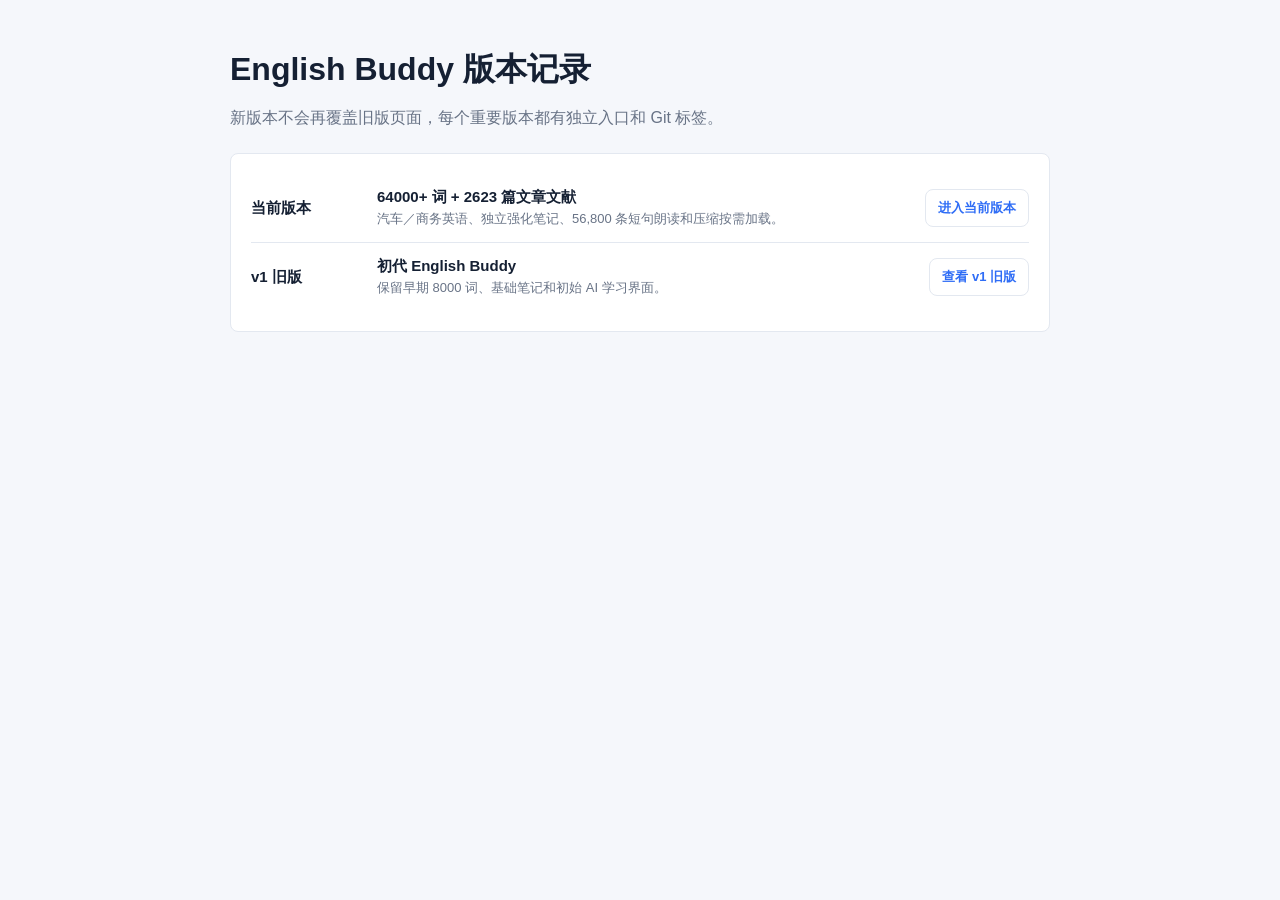
<file: versions/index.html>
<!doctype html>
<html lang="zh-CN">
  <head>
    <meta charset="UTF-8" />
    <meta name="viewport" content="width=device-width, initial-scale=1.0" />
    <title>English Buddy 版本记录</title>
    <style>
      :root {
        color-scheme: light;
        --bg: #f5f7fb;
        --surface: #ffffff;
        --ink: #152033;
        --muted: #687386;
        --line: #e3e8f0;
        --accent: #2f6df6;
      }
      * { box-sizing: border-box; }
      body {
        margin: 0;
        background: var(--bg);
        color: var(--ink);
        font-family: -apple-system, BlinkMacSystemFont, "PingFang SC", sans-serif;
      }
      main {
        width: min(820px, calc(100% - 32px));
        margin: 48px auto;
      }
      h1 { margin-bottom: 8px; font-size: 32px; }
      .subtitle { color: var(--muted); margin-bottom: 24px; }
      .panel {
        padding: 20px;
        border: 1px solid var(--line);
        border-radius: 8px;
        background: var(--surface);
      }
      .version {
        display: grid;
        grid-template-columns: 110px minmax(0, 1fr) auto;
        align-items: center;
        gap: 16px;
        padding: 14px 0;
        border-bottom: 1px solid var(--line);
      }
      .version:last-child { border-bottom: 0; }
      .version strong { font-size: 15px; }
      .version p { margin: 3px 0 0; color: var(--muted); font-size: 13px; }
      a {
        display: inline-flex;
        min-height: 38px;
        align-items: center;
        padding: 7px 12px;
        border: 1px solid var(--line);
        border-radius: 8px;
        color: var(--accent);
        font-size: 13px;
        font-weight: 700;
        text-decoration: none;
      }
      a:hover { background: #eef4ff; }
      @media (max-width: 600px) {
        main { margin: 28px auto; }
        .version { grid-template-columns: 1fr; gap: 8px; }
        .version a { width: 100%; justify-content: center; }
      }
    </style>
  </head>
  <body>
    <main>
      <h1>English Buddy 版本记录</h1>
      <p class="subtitle">新版本不会再覆盖旧版页面，每个重要版本都有独立入口和 Git 标签。</p>
      <section class="panel">
        <div class="version">
          <strong>当前版本</strong>
          <div>
            <strong>64000+ 词 + 2623 篇文章文献</strong>
            <p>汽车／商务英语、独立强化笔记、56,800 条短句朗读和压缩按需加载。</p>
          </div>
          <a href="./">进入当前版本</a>
        </div>
        <div class="version">
          <strong>v1 旧版</strong>
          <div>
            <strong>初代 English Buddy</strong>
            <p>保留早期 8000 词、基础笔记和初始 AI 学习界面。</p>
          </div>
          <a href="./versions/v1/">查看 v1 旧版</a>
        </div>
      </section>
    </main>
  </body>
</html>
</file>
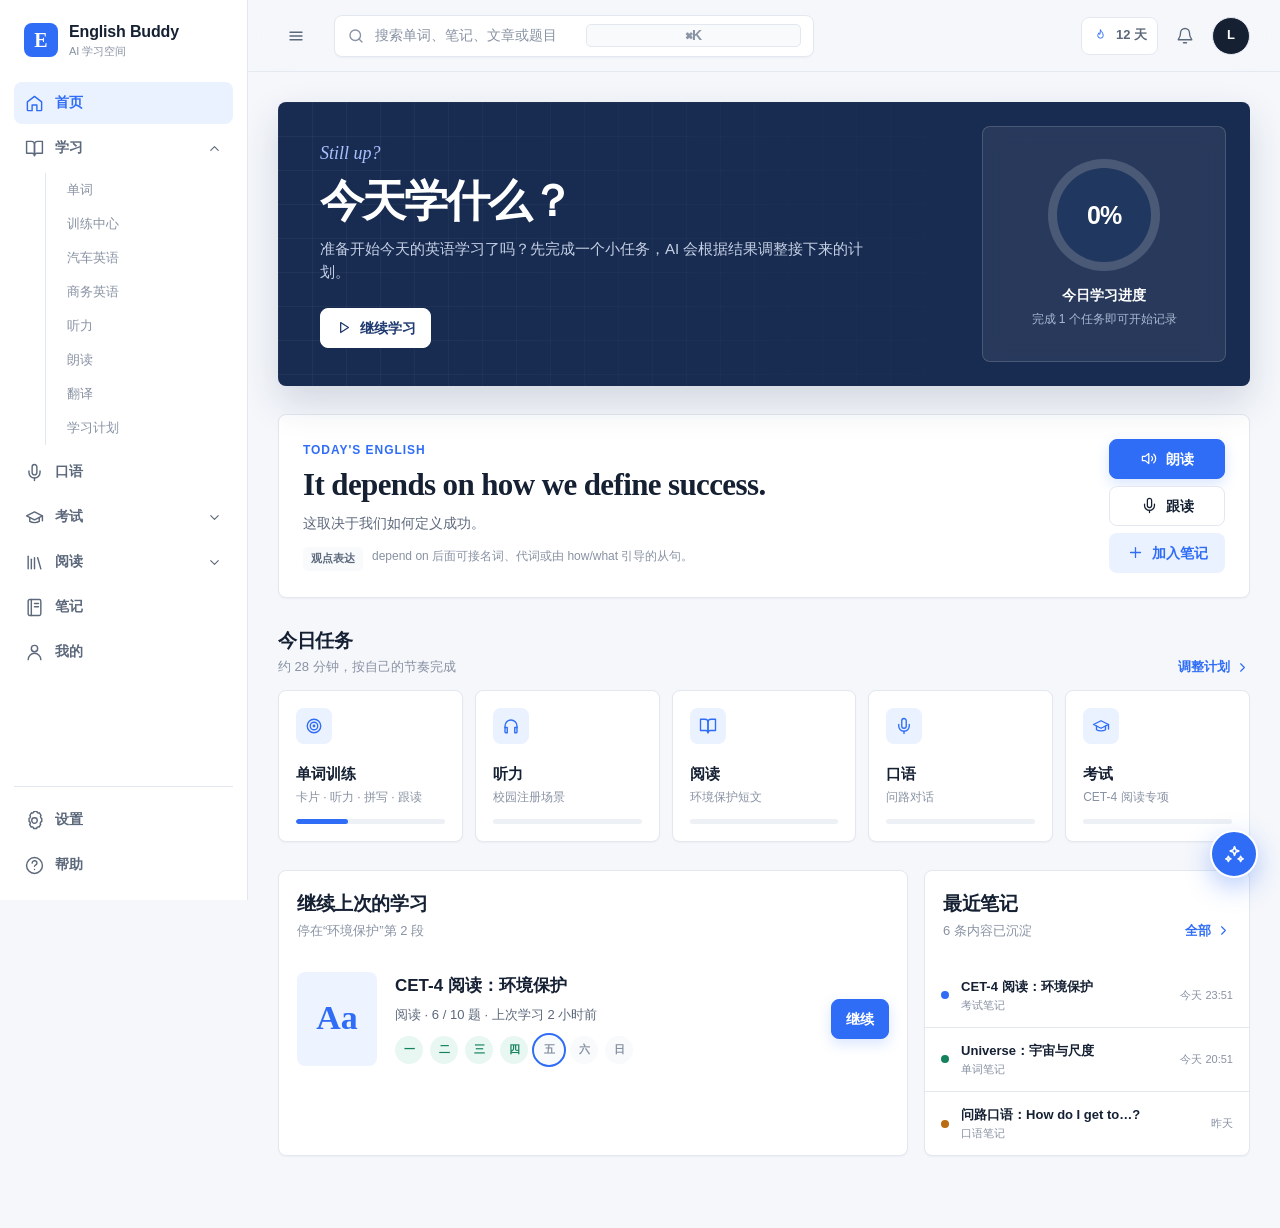
<file: yywz/index.html>
<!doctype html>
<html lang="zh-CN">
  <head>
    <meta charset="UTF-8" />
    <meta name="viewport" content="width=device-width, initial-scale=1.0" />
    <meta
      name="description"
      content="English Buddy - 将单词、阅读、口语、考试与英语笔记连接起来的一站式 AI 学习空间。"
    />
    <meta name="theme-color" content="#f5f7fb" />
    <meta name="app-base" content="" />
    <title>English Buddy - AI 英语学习空间</title>
    <link rel="stylesheet" href="/assets/css/styles.css" />
  </head>
  <body>
    <div id="app"></div>
    <div id="portal-root"></div>
    <div id="toast-root" class="toast-root" aria-live="polite"></div>
    <script src="/assets/js/data-loader.js"></script>
    <script src="/assets/js/app.js"></script>
  </body>
</html>
</file>
<file: assets/css/styles.css>
:root {
  color-scheme: light;
  --bg: #f5f7fb;
  --surface: #ffffff;
  --surface-muted: #f8fafc;
  --surface-blue: #eef4ff;
  --ink: #152033;
  --ink-muted: #5c687b;
  --ink-soft: #8892a3;
  --line: #e3e8f0;
  --line-strong: #d2d9e5;
  --accent: #2f6df6;
  --accent-strong: #2459d5;
  --accent-soft: #eaf1ff;
  --success: #14825c;
  --success-soft: #e8f7f1;
  --warning: #b96c12;
  --warning-soft: #fff5e6;
  --danger: #c93f4a;
  --danger-soft: #fff0f1;
  --radius-sm: 6px;
  --radius: 8px;
  --shadow-sm: 0 1px 2px rgba(22, 34, 52, 0.04);
  --shadow: 0 8px 26px rgba(34, 49, 74, 0.08);
  --sidebar-width: 248px;
  --topbar-height: 72px;
  --font-sans: -apple-system, BlinkMacSystemFont, "Segoe UI", "PingFang SC",
    "Hiragino Sans GB", "Microsoft YaHei", sans-serif;
  --font-reading: "Iowan Old Style", "Palatino Linotype", "Book Antiqua",
    Georgia, "Times New Roman", serif;
}

* {
  box-sizing: border-box;
}

html {
  min-width: 320px;
  background: var(--bg);
  -webkit-text-size-adjust: 100%;
  scroll-behavior: smooth;
}

body {
  min-width: 320px;
  min-height: 100vh;
  margin: 0;
  overflow-x: hidden;
  background: var(--bg);
  color: var(--ink);
  font-family: var(--font-sans);
  font-size: 16px;
  line-height: 1.55;
}

body.modal-open {
  overflow: hidden;
}

button,
input,
textarea,
select {
  color: inherit;
  font: inherit;
}

button,
a {
  -webkit-tap-highlight-color: transparent;
}

button {
  border: 0;
  cursor: pointer;
}

a {
  color: inherit;
  text-decoration: none;
}

img,
svg {
  display: block;
}

p,
h1,
h2,
h3,
h4 {
  margin-top: 0;
}

.sr-only {
  position: absolute;
  width: 1px;
  height: 1px;
  padding: 0;
  margin: -1px;
  overflow: hidden;
  clip: rect(0, 0, 0, 0);
  white-space: nowrap;
  border: 0;
}

.icon {
  flex: 0 0 auto;
  width: 1em;
  height: 1em;
  stroke: currentColor;
  stroke-width: 1.8;
  stroke-linecap: round;
  stroke-linejoin: round;
  fill: none;
}

.app-shell {
  min-height: 100vh;
}

.sidebar {
  position: fixed;
  inset: 0 auto 0 0;
  z-index: 30;
  display: flex;
  width: var(--sidebar-width);
  flex-direction: column;
  padding: 18px 14px 14px;
  border-right: 1px solid var(--line);
  background: rgba(255, 255, 255, 0.94);
  backdrop-filter: blur(16px);
}

.brand {
  display: flex;
  align-items: center;
  gap: 11px;
  height: 44px;
  padding: 0 10px;
  border-radius: var(--radius);
}

.brand-mark {
  display: grid;
  width: 34px;
  height: 34px;
  flex: 0 0 auto;
  place-items: center;
  border-radius: var(--radius);
  background: var(--accent);
  color: white;
  font-family: var(--font-reading);
  font-size: 20px;
  font-weight: 800;
}

.brand-name {
  min-width: 0;
}

.brand-name strong {
  display: block;
  font-size: 16px;
  letter-spacing: -0.01em;
}

.brand-name span {
  display: block;
  margin-top: -2px;
  color: var(--ink-soft);
  font-size: 11px;
}

.sidebar-nav {
  display: flex;
  min-height: 0;
  flex: 1;
  flex-direction: column;
  gap: 3px;
  margin-top: 20px;
  overflow-y: auto;
  scrollbar-width: thin;
}

.nav-item,
.nav-toggle {
  display: flex;
  width: 100%;
  min-height: 42px;
  align-items: center;
  gap: 11px;
  padding: 9px 11px;
  border-radius: var(--radius);
  background: transparent;
  color: var(--ink-muted);
  font-size: 14px;
  font-weight: 650;
  text-align: left;
  transition: color 160ms ease, background 160ms ease;
}

.nav-item .icon,
.nav-toggle .icon:first-child {
  width: 19px;
  height: 19px;
}

.nav-item:hover,
.nav-toggle:hover {
  background: var(--surface-muted);
  color: var(--ink);
}

.nav-item.active,
.nav-toggle.active {
  background: var(--accent-soft);
  color: var(--accent);
}

.nav-toggle .nav-label {
  flex: 1;
}

.nav-toggle .chevron {
  width: 15px;
  height: 15px;
  transition: transform 180ms ease;
}

.nav-toggle[aria-expanded="true"] .chevron {
  transform: rotate(180deg);
}

.nav-children {
  display: none;
  margin: 1px 0 3px 31px;
  padding-left: 12px;
  border-left: 1px solid var(--line);
}

.nav-children.open {
  display: grid;
}

.nav-child {
  display: flex;
  min-height: 34px;
  align-items: center;
  padding: 5px 9px;
  border-radius: var(--radius-sm);
  color: var(--ink-soft);
  font-size: 13px;
  font-weight: 580;
}

.nav-child:hover {
  color: var(--ink);
}

.nav-child.active {
  color: var(--accent);
  font-weight: 700;
}

.sidebar-footer {
  display: grid;
  gap: 3px;
  padding-top: 12px;
  border-top: 1px solid var(--line);
}

.main-shell {
  min-height: 100vh;
  margin-left: var(--sidebar-width);
}

.topbar {
  position: sticky;
  top: 0;
  z-index: 20;
  display: flex;
  height: var(--topbar-height);
  align-items: center;
  gap: 20px;
  padding: 0 30px;
  border-bottom: 1px solid rgba(227, 232, 240, 0.88);
  background: rgba(245, 247, 251, 0.9);
  backdrop-filter: blur(18px);
}

.mobile-brand {
  display: none;
}

.mobile-menu-button {
  display: none;
}

.global-search {
  display: flex;
  width: min(480px, 48vw);
  min-height: 42px;
  align-items: center;
  gap: 10px;
  padding: 0 12px;
  border: 1px solid var(--line);
  border-radius: var(--radius);
  background: var(--surface);
  color: var(--ink-soft);
  box-shadow: var(--shadow-sm);
  text-align: left;
  transition: border-color 160ms ease, box-shadow 160ms ease;
}

.global-search:hover {
  border-color: var(--line-strong);
  box-shadow: 0 3px 12px rgba(34, 49, 74, 0.06);
}

.global-search .icon {
  width: 18px;
  height: 18px;
}

.global-search span {
  flex: 1;
  font-size: 14px;
}

.kbd {
  display: inline-flex;
  min-width: 23px;
  height: 23px;
  align-items: center;
  justify-content: center;
  padding: 0 6px;
  border: 1px solid var(--line);
  border-radius: 5px;
  background: var(--surface-muted);
  color: var(--ink-soft);
  font-size: 11px;
  font-weight: 700;
}

.topbar-actions {
  display: flex;
  align-items: center;
  gap: 9px;
  margin-left: auto;
}

.top-day {
  display: flex;
  align-items: center;
  gap: 7px;
  height: 38px;
  padding: 0 10px;
  border: 1px solid var(--line);
  border-radius: var(--radius);
  background: var(--surface);
  color: var(--ink-muted);
  font-size: 13px;
  font-weight: 650;
}

.top-day .icon {
  width: 17px;
  color: var(--accent);
}

.avatar-button {
  display: grid;
  width: 38px;
  height: 38px;
  place-items: center;
  border: 1px solid var(--line);
  border-radius: 50%;
  background: var(--ink);
  color: white;
  font-size: 13px;
  font-weight: 750;
}

.page {
  width: min(1280px, 100%);
  margin: 0 auto;
  padding: 30px 30px 72px;
}

.page.narrow {
  width: min(1040px, 100%);
}

.page-header {
  display: flex;
  align-items: flex-start;
  justify-content: space-between;
  gap: 24px;
  margin-bottom: 24px;
}

.eyebrow {
  margin-bottom: 5px;
  color: var(--accent);
  font-size: 12px;
  font-weight: 780;
  letter-spacing: 0.08em;
  text-transform: uppercase;
}

.page-title {
  margin-bottom: 5px;
  font-size: clamp(28px, 3vw, 34px);
  line-height: 1.18;
  letter-spacing: -0.035em;
}

.page-subtitle {
  max-width: 700px;
  margin-bottom: 0;
  color: var(--ink-muted);
  font-size: 15px;
}

.page-actions {
  display: flex;
  flex-wrap: wrap;
  align-items: center;
  justify-content: flex-end;
  gap: 9px;
}

.btn {
  display: inline-flex;
  min-height: 40px;
  align-items: center;
  justify-content: center;
  gap: 8px;
  padding: 8px 14px;
  border: 1px solid var(--line);
  border-radius: var(--radius);
  background: var(--surface);
  color: var(--ink);
  font-size: 14px;
  font-weight: 680;
  line-height: 1;
  white-space: nowrap;
  transition: transform 130ms ease, border-color 130ms ease,
    background 130ms ease, color 130ms ease, box-shadow 130ms ease;
}

.btn:hover {
  border-color: var(--line-strong);
  background: var(--surface-muted);
}

.btn:active {
  transform: translateY(1px);
}

.btn.is-speaking,
.icon-button.is-speaking,
.toolbar-button.is-speaking {
  border-color: #aac1f2;
  background: var(--accent-soft);
  color: var(--accent);
  animation: speech-pulse 900ms ease infinite;
}

@keyframes speech-pulse {
  50% {
    box-shadow: 0 0 0 5px rgba(47, 109, 246, 0.1);
  }
}

.btn .icon {
  width: 17px;
  height: 17px;
}

.btn.primary {
  border-color: var(--accent);
  background: var(--accent);
  color: white;
  box-shadow: 0 5px 14px rgba(47, 109, 246, 0.18);
}

.btn.primary:hover {
  border-color: var(--accent-strong);
  background: var(--accent-strong);
}

.btn.soft {
  border-color: transparent;
  background: var(--accent-soft);
  color: var(--accent);
}

.btn.soft:hover {
  background: #dfeaff;
}

.btn.ghost {
  border-color: transparent;
  background: transparent;
  color: var(--ink-muted);
}

.btn.ghost:hover {
  background: var(--surface-muted);
  color: var(--ink);
}

.btn.danger {
  border-color: #f0ccd0;
  background: var(--danger-soft);
  color: var(--danger);
}

.btn.danger:hover {
  border-color: #e9b7bd;
  background: #ffe5e7;
}

.btn.icon-only {
  width: 40px;
  padding: 0;
}

.btn.small {
  min-height: 34px;
  padding: 6px 10px;
  font-size: 13px;
}

.icon-button {
  display: inline-grid;
  width: 36px;
  height: 36px;
  flex: 0 0 auto;
  place-items: center;
  border: 1px solid transparent;
  border-radius: var(--radius);
  background: transparent;
  color: var(--ink-muted);
  transition: color 150ms ease, background 150ms ease, border-color 150ms ease;
}

.icon-button:hover {
  border-color: var(--line);
  background: var(--surface);
  color: var(--ink);
}

.icon-button .icon {
  width: 18px;
  height: 18px;
}

.home-hero {
  position: relative;
  display: grid;
  min-height: 276px;
  grid-template-columns: minmax(0, 1.4fr) minmax(250px, 0.6fr);
  align-items: stretch;
  overflow: hidden;
  margin-bottom: 22px;
  border-radius: var(--radius);
  background: #182b50;
  color: #ffffff;
  box-shadow: 0 16px 38px rgba(23, 43, 81, 0.16);
}

.home-hero::before {
  position: absolute;
  inset: 0;
  background-image: linear-gradient(
      rgba(255, 255, 255, 0.045) 1px,
      transparent 1px
    ),
    linear-gradient(90deg, rgba(255, 255, 255, 0.045) 1px, transparent 1px);
  background-size: 34px 34px;
  content: "";
  mask-image: linear-gradient(to right, black, transparent 85%);
}

.hero-copy {
  position: relative;
  z-index: 1;
  display: flex;
  flex-direction: column;
  align-items: flex-start;
  justify-content: center;
  padding: 38px 42px;
}

.hero-greeting {
  margin-bottom: 8px;
  color: #a9c1ff;
  font-family: var(--font-reading);
  font-size: 18px;
  font-style: italic;
}

.hero-title {
  max-width: 620px;
  margin-bottom: 12px;
  font-size: clamp(30px, 3.6vw, 44px);
  line-height: 1.12;
  letter-spacing: -0.045em;
}

.hero-copy p {
  max-width: 560px;
  margin-bottom: 24px;
  color: #c5d1e6;
  font-size: 15px;
}

.hero-copy .btn.primary {
  border-color: white;
  background: white;
  color: #1e3a70;
  box-shadow: none;
}

.hero-copy .btn.primary:hover {
  background: #f1f5ff;
}

.hero-progress {
  position: relative;
  z-index: 1;
  display: flex;
  flex-direction: column;
  align-items: center;
  justify-content: center;
  margin: 24px;
  border: 1px solid rgba(255, 255, 255, 0.16);
  border-radius: var(--radius);
  background: rgba(255, 255, 255, 0.07);
  backdrop-filter: blur(10px);
}

.progress-ring {
  position: relative;
  display: grid;
  width: 112px;
  height: 112px;
  place-items: center;
  border-radius: 50%;
  background: conic-gradient(#7ea5ff 0deg, rgba(255, 255, 255, 0.16) 0deg);
}

.progress-ring::before {
  position: absolute;
  inset: 9px;
  border-radius: 50%;
  background: #20375f;
  content: "";
}

.progress-ring strong {
  position: relative;
  font-size: 25px;
  letter-spacing: -0.04em;
}

.hero-progress-title {
  margin-top: 14px;
  font-size: 14px;
  font-weight: 720;
}

.hero-progress-note {
  margin: 3px 0 0;
  color: #aab9d2;
  font-size: 12px;
}

.section {
  margin-top: 28px;
}

.section-head {
  display: flex;
  align-items: flex-end;
  justify-content: space-between;
  gap: 16px;
  margin-bottom: 13px;
}

.section-head h2 {
  margin-bottom: 2px;
  font-size: 19px;
  letter-spacing: -0.02em;
}

.section-head p {
  margin-bottom: 0;
  color: var(--ink-soft);
  font-size: 13px;
}

.section-link {
  display: inline-flex;
  align-items: center;
  gap: 5px;
  color: var(--accent);
  font-size: 13px;
  font-weight: 700;
}

.section-link .icon {
  width: 15px;
  height: 15px;
}

.daily-grid {
  display: grid;
  grid-template-columns: repeat(5, minmax(0, 1fr));
  gap: 12px;
}

.task-card {
  min-height: 148px;
  padding: 17px;
  border: 1px solid var(--line);
  border-radius: var(--radius);
  background: var(--surface);
  box-shadow: var(--shadow-sm);
  transition: transform 160ms ease, border-color 160ms ease,
    box-shadow 160ms ease;
}

.task-card:hover {
  transform: translateY(-2px);
  border-color: #cdd8e9;
  box-shadow: var(--shadow);
}

.task-icon {
  display: grid;
  width: 36px;
  height: 36px;
  place-items: center;
  margin-bottom: 18px;
  border-radius: var(--radius);
  background: var(--accent-soft);
  color: var(--accent);
}

.task-icon .icon {
  width: 18px;
  height: 18px;
}

.task-card h3 {
  margin-bottom: 3px;
  font-size: 15px;
}

.task-card p {
  margin-bottom: 12px;
  color: var(--ink-soft);
  font-size: 12px;
}

.mini-progress {
  height: 5px;
  overflow: hidden;
  border-radius: 5px;
  background: #edf0f5;
}

.mini-progress span {
  display: block;
  height: 100%;
  border-radius: inherit;
  background: var(--accent);
}

.dashboard-grid {
  display: grid;
  grid-template-columns: minmax(0, 1.45fr) minmax(290px, 0.75fr);
  gap: 16px;
}

.daily-english-card {
  display: grid;
  grid-template-columns: minmax(0, 1fr) auto;
  align-items: center;
  gap: 24px;
  padding: 24px;
  border-left: 4px solid var(--accent);
}

.daily-english-copy h2 {
  max-width: 820px;
  margin-bottom: 7px;
  font-family: var(--font-reading);
  font-size: clamp(22px, 2.8vw, 31px);
  line-height: 1.35;
  letter-spacing: -0.02em;
}

.daily-english-copy > p {
  margin-bottom: 12px;
  color: var(--ink-muted);
  font-size: 14px;
}

.daily-english-note {
  display: flex;
  align-items: flex-start;
  gap: 9px;
  color: var(--ink-soft);
  font-size: 12px;
}

.daily-english-actions {
  display: grid;
  gap: 7px;
}

.daily-english-actions .btn {
  min-width: 116px;
}

.panel {
  border: 1px solid var(--line);
  border-radius: var(--radius);
  background: var(--surface);
  box-shadow: var(--shadow-sm);
}

.panel-body {
  padding: 18px;
}

.continue-panel {
  display: grid;
  grid-template-columns: 80px minmax(0, 1fr) auto;
  align-items: center;
  gap: 18px;
  padding: 18px;
}

.continue-cover {
  display: grid;
  width: 80px;
  height: 94px;
  place-items: center;
  border-radius: var(--radius);
  background: var(--surface-blue);
  color: var(--accent);
  font-family: var(--font-reading);
  font-size: 34px;
  font-weight: 800;
}

.continue-panel h3 {
  margin-bottom: 5px;
  font-size: 17px;
}

.continue-panel p {
  margin-bottom: 11px;
  color: var(--ink-muted);
  font-size: 13px;
}

.week-row {
  display: flex;
  gap: 7px;
}

.week-day {
  display: grid;
  width: 28px;
  height: 28px;
  place-items: center;
  border-radius: 50%;
  background: var(--surface-muted);
  color: var(--ink-soft);
  font-size: 11px;
  font-weight: 700;
}

.week-day.done {
  background: var(--success-soft);
  color: var(--success);
}

.week-day.today {
  outline: 2px solid var(--accent);
  outline-offset: 1px;
}

.notes-preview {
  display: grid;
}

.note-preview-item {
  display: flex;
  align-items: center;
  gap: 12px;
  padding: 13px 16px;
  border-bottom: 1px solid var(--line);
}

.note-preview-item:last-child {
  border-bottom: 0;
}

.note-dot {
  width: 8px;
  height: 8px;
  flex: 0 0 auto;
  border-radius: 50%;
  background: var(--accent);
}

.note-preview-item:nth-child(2) .note-dot {
  background: var(--success);
}

.note-preview-item:nth-child(3) .note-dot {
  background: var(--warning);
}

.note-preview-item strong {
  display: block;
  overflow: hidden;
  font-size: 13px;
  text-overflow: ellipsis;
  white-space: nowrap;
}

.note-preview-item span {
  display: block;
  color: var(--ink-soft);
  font-size: 11px;
}

.note-preview-item time {
  margin-left: auto;
  color: var(--ink-soft);
  font-size: 11px;
  white-space: nowrap;
}

.notes-toolbar {
  display: flex;
  flex-wrap: wrap;
  align-items: center;
  gap: 10px;
  margin-bottom: 18px;
}

.search-field {
  position: relative;
  display: flex;
  min-width: 230px;
  flex: 1;
  align-items: center;
}

.search-field .icon {
  position: absolute;
  left: 12px;
  z-index: 1;
  width: 17px;
  height: 17px;
  color: var(--ink-soft);
  pointer-events: none;
}

.input,
.textarea,
.select,
.search-field input {
  width: 100%;
  border: 1px solid var(--line);
  border-radius: var(--radius);
  outline: none;
  background: var(--surface);
  transition: border-color 150ms ease, box-shadow 150ms ease;
}

.input,
.select,
.search-field input {
  min-height: 40px;
  padding: 8px 11px;
}

.search-field input {
  padding-left: 38px;
}

.textarea {
  min-height: 120px;
  padding: 12px;
  resize: vertical;
}

.input:focus,
.textarea:focus,
.select:focus,
.search-field input:focus {
  border-color: var(--accent);
  box-shadow: 0 0 0 3px rgba(47, 109, 246, 0.1);
}

.notes-layout {
  display: grid;
  grid-template-columns: 224px minmax(0, 1fr);
  align-items: start;
  gap: 20px;
}

.category-panel {
  position: sticky;
  top: calc(var(--topbar-height) + 20px);
  min-width: 0;
  padding: 12px;
  overflow: hidden;
}

.category-title {
  display: flex;
  align-items: center;
  justify-content: space-between;
  padding: 5px 8px 10px;
  color: var(--ink-soft);
  font-size: 11px;
  font-weight: 780;
  letter-spacing: 0.07em;
  text-transform: uppercase;
}

.category-list {
  display: grid;
  gap: 2px;
}

.category-item {
  position: relative;
  display: flex;
  min-height: 38px;
  align-items: center;
  gap: 9px;
  padding: 7px 9px;
  border-radius: var(--radius-sm);
  color: var(--ink-muted);
  font-size: 13px;
  font-weight: 620;
  text-align: left;
  transition: background 140ms ease, color 140ms ease;
}

.category-item:hover {
  background: var(--surface-muted);
  color: var(--ink);
}

.category-item.active {
  background: var(--accent-soft);
  color: var(--accent);
}

.category-item .icon {
  width: 16px;
  height: 16px;
}

.category-item .category-count {
  margin-left: auto;
  color: var(--ink-soft);
  font-size: 11px;
}

.category-item .category-menu {
  display: none;
}

.category-item:hover .category-count {
  display: none;
}

.category-item:hover .category-menu {
  display: inline-grid;
}

.category-create {
  display: none;
  gap: 6px;
  margin-top: 8px;
}

.category-create.open {
  display: flex;
}

.category-create input {
  min-width: 0;
}

.category-create .btn {
  padding: 6px 9px;
}

.notes-main {
  min-width: 0;
}

.notes-stats {
  display: grid;
  grid-template-columns: repeat(4, minmax(0, 1fr));
  gap: 10px;
  margin-bottom: 18px;
}

.stat-tile {
  padding: 14px;
  border: 1px solid var(--line);
  border-radius: var(--radius);
  background: var(--surface);
}

.stat-tile span {
  display: block;
  color: var(--ink-soft);
  font-size: 11px;
  font-weight: 650;
}

.stat-tile strong {
  display: block;
  margin-top: 2px;
  font-size: 22px;
  letter-spacing: -0.035em;
}

.review-banner {
  display: flex;
  align-items: center;
  gap: 14px;
  margin-bottom: 18px;
  padding: 15px 16px;
  border: 1px solid #dbe6ff;
  border-radius: var(--radius);
  background: var(--surface-blue);
}

.review-banner-icon {
  display: grid;
  width: 38px;
  height: 38px;
  flex: 0 0 auto;
  place-items: center;
  border-radius: var(--radius);
  background: var(--accent);
  color: white;
}

.review-banner-icon .icon {
  width: 18px;
  height: 18px;
}

.review-banner strong {
  display: block;
  font-size: 14px;
}

.review-banner p {
  margin: 1px 0 0;
  color: var(--ink-muted);
  font-size: 12px;
}

.review-banner .btn {
  margin-left: auto;
}

.review-overview-grid {
  grid-template-columns: minmax(0, 1fr) 280px;
}

.note-group + .note-group {
  margin-top: 24px;
}

.note-grid {
  display: grid;
  grid-template-columns: repeat(3, minmax(0, 1fr));
  gap: 12px;
}

.note-card {
  position: relative;
  display: flex;
  min-height: 188px;
  flex-direction: column;
  padding: 16px;
  border: 1px solid var(--line);
  border-radius: var(--radius);
  background: var(--surface);
  box-shadow: var(--shadow-sm);
  cursor: pointer;
  transition: transform 160ms ease, border-color 160ms ease,
    box-shadow 160ms ease;
}

.note-card:hover {
  transform: translateY(-2px);
  border-color: #cbd7e9;
  box-shadow: var(--shadow);
}

.note-card-top {
  display: flex;
  align-items: center;
  gap: 8px;
  margin-bottom: 12px;
}

.note-category {
  display: inline-flex;
  min-height: 24px;
  align-items: center;
  padding: 3px 8px;
  border-radius: 5px;
  background: var(--surface-muted);
  color: var(--ink-muted);
  font-size: 11px;
  font-weight: 720;
}

.note-pin {
  color: var(--accent);
}

.note-pin .icon {
  width: 15px;
  height: 15px;
}

.note-favorite {
  margin-left: auto;
  color: var(--ink-soft);
}

.note-favorite.active {
  color: var(--warning);
}

.note-favorite .icon {
  width: 16px;
  height: 16px;
}

.note-card h3 {
  margin-bottom: 7px;
  font-size: 16px;
  line-height: 1.35;
  letter-spacing: -0.015em;
}

.note-card p {
  display: -webkit-box;
  overflow: hidden;
  margin-bottom: 14px;
  color: var(--ink-muted);
  font-size: 13px;
  -webkit-box-orient: vertical;
  -webkit-line-clamp: 2;
}

.note-tags {
  display: flex;
  flex-wrap: wrap;
  gap: 5px;
  margin-top: auto;
}

.tag {
  display: inline-flex;
  min-height: 23px;
  align-items: center;
  padding: 2px 7px;
  border: 1px solid var(--line);
  border-radius: 5px;
  color: var(--ink-soft);
  font-size: 10px;
  font-weight: 650;
}

.tag-button {
  background: transparent;
  cursor: pointer;
}

.tag-button:hover {
  border-color: #b8c9e8;
  background: var(--accent-soft);
  color: var(--accent);
}

.note-card-footer {
  display: flex;
  align-items: center;
  justify-content: space-between;
  gap: 12px;
  margin-top: 13px;
  padding-top: 11px;
  border-top: 1px solid var(--line);
  color: var(--ink-soft);
  font-size: 10px;
}

.empty-state {
  display: grid;
  min-height: 300px;
  place-items: center;
  padding: 36px;
  border: 1px dashed var(--line-strong);
  border-radius: var(--radius);
  background: rgba(255, 255, 255, 0.55);
  text-align: center;
}

.empty-icon {
  display: grid;
  width: 52px;
  height: 52px;
  place-items: center;
  margin: 0 auto 14px;
  border-radius: var(--radius);
  background: var(--accent-soft);
  color: var(--accent);
}

.empty-icon .icon {
  width: 23px;
  height: 23px;
}

.empty-state h3 {
  margin-bottom: 5px;
  font-size: 17px;
}

.empty-state p {
  max-width: 360px;
  margin: 0 auto 16px;
  color: var(--ink-muted);
  font-size: 13px;
}

.editor-shell {
  width: min(1240px, 100%);
  margin: 0 auto;
}

.editor-topline {
  display: flex;
  align-items: center;
  justify-content: space-between;
  gap: 16px;
  margin-bottom: 14px;
}

.editor-back {
  display: inline-flex;
  align-items: center;
  gap: 6px;
  color: var(--ink-muted);
  font-size: 13px;
  font-weight: 650;
}

.editor-back:hover {
  color: var(--accent);
}

.editor-save-state {
  color: var(--success);
  font-size: 12px;
  font-weight: 650;
}

.editor-layout {
  display: grid;
  grid-template-columns: minmax(0, 1fr) 300px;
  align-items: start;
  gap: 18px;
}

.editor-panel {
  overflow: hidden;
}

.editor-title {
  width: 100%;
  padding: 22px 24px 10px;
  border: 0;
  outline: none;
  background: transparent;
  color: var(--ink);
  font-size: 28px;
  font-weight: 780;
  line-height: 1.25;
  letter-spacing: -0.035em;
}

.editor-title::placeholder {
  color: #b4bdca;
}

.editor-meta-row {
  display: flex;
  flex-wrap: wrap;
  gap: 9px;
  padding: 0 24px 15px;
  color: var(--ink-soft);
  font-size: 12px;
}

.editor-toolbar {
  display: flex;
  flex-wrap: wrap;
  gap: 3px;
  padding: 9px 12px;
  border-top: 1px solid var(--line);
  border-bottom: 1px solid var(--line);
  background: var(--surface-muted);
}

.toolbar-button {
  display: inline-grid;
  width: 34px;
  height: 34px;
  place-items: center;
  border-radius: 5px;
  background: transparent;
  color: var(--ink-muted);
}

.toolbar-button:hover {
  background: white;
  color: var(--ink);
}

.toolbar-button .icon {
  width: 17px;
  height: 17px;
}

.toolbar-divider {
  width: 1px;
  height: 22px;
  align-self: center;
  margin: 0 4px;
  background: var(--line);
}

.editor-content {
  min-height: 480px;
  padding: 26px 30px 40px;
  outline: none;
  color: #263247;
  font-size: 16px;
  line-height: 1.85;
}

.editor-content:empty::before {
  color: #aab3c1;
  content: attr(data-placeholder);
  pointer-events: none;
}

.editor-content h1,
.editor-content h2,
.editor-content h3 {
  margin-top: 1.5em;
  margin-bottom: 0.5em;
  color: var(--ink);
  line-height: 1.32;
}

.editor-content h1 {
  font-size: 28px;
}

.editor-content h2 {
  font-size: 21px;
}

.editor-content h3 {
  font-size: 17px;
}

.editor-content blockquote {
  margin: 18px 0;
  padding: 8px 16px;
  border-left: 3px solid var(--accent);
  background: var(--surface-blue);
  color: var(--ink-muted);
}

.editor-content ul,
.editor-content ol {
  padding-left: 24px;
}

.editor-content img {
  max-width: 100%;
  border-radius: var(--radius);
}

.editor-content table {
  width: 100%;
  margin: 14px 0;
  border-collapse: collapse;
}

.editor-content td,
.editor-content th {
  padding: 8px;
  border: 1px solid var(--line);
}

.english-block {
  margin: 18px 0;
  overflow: hidden;
  border: 1px solid #dce6f9;
  border-radius: var(--radius);
  background: #f9fbff;
}

.english-block-header {
  display: flex;
  align-items: center;
  gap: 7px;
  padding: 8px 12px;
  border-bottom: 1px solid #e4ebf8;
  color: var(--accent);
  font-size: 11px;
  font-weight: 780;
  letter-spacing: 0.06em;
  text-transform: uppercase;
}

.english-block-header .icon {
  width: 14px;
  height: 14px;
}

.english-block-row {
  display: grid;
  grid-template-columns: 72px minmax(0, 1fr);
  gap: 12px;
  padding: 12px;
  border-bottom: 1px solid #e8eef9;
}

.english-block-row:last-child {
  border-bottom: 0;
}

.english-block-row label {
  padding-top: 3px;
  color: var(--ink-soft);
  font-size: 11px;
  font-weight: 720;
  text-transform: uppercase;
}

.english-block-row .block-text {
  outline: none;
}

.english-block-row .english-text {
  font-family: var(--font-reading);
  font-size: 17px;
}

.editor-side {
  position: sticky;
  top: calc(var(--topbar-height) + 18px);
  display: grid;
  gap: 12px;
}

.side-panel {
  padding: 16px;
}

.side-panel h3 {
  display: flex;
  align-items: center;
  gap: 7px;
  margin-bottom: 11px;
  font-size: 13px;
}

.side-panel h3 .icon {
  width: 16px;
  height: 16px;
  color: var(--accent);
}

.field-label {
  display: block;
  margin-bottom: 6px;
  color: var(--ink-muted);
  font-size: 12px;
  font-weight: 690;
}

.field + .field {
  margin-top: 13px;
}

.input-with-action {
  display: flex;
  gap: 6px;
}

.tag-editor {
  display: flex;
  flex-wrap: wrap;
  gap: 5px;
}

.tag-editor .tag {
  padding-right: 4px;
}

.tag-remove {
  display: inline-grid;
  width: 17px;
  height: 17px;
  margin-left: 2px;
  place-items: center;
  border-radius: 50%;
  background: transparent;
  color: var(--ink-soft);
}

.tag-remove:hover {
  background: rgba(0, 0, 0, 0.07);
}

.tag-remove .icon {
  width: 11px;
  height: 11px;
}

.editor-actions {
  display: grid;
  grid-template-columns: 1fr 1fr;
  gap: 7px;
}

.note-outline-list,
.related-note-list {
  display: grid;
  gap: 4px;
}

.note-outline-list button,
.related-note-list button {
  display: flex;
  align-items: center;
  gap: 8px;
  padding: 7px 8px;
  border-radius: var(--radius-sm);
  background: transparent;
  color: var(--ink-muted);
  text-align: left;
}

.note-outline-list button:hover,
.related-note-list button:hover {
  background: var(--surface-muted);
  color: var(--accent);
}

.note-outline-list span {
  display: grid;
  width: 19px;
  height: 19px;
  flex: 0 0 auto;
  place-items: center;
  border-radius: 50%;
  background: var(--accent-soft);
  color: var(--accent);
  font-size: 9px;
  font-weight: 750;
}

.related-note-list button {
  display: grid;
  gap: 2px;
}

.related-note-list strong,
.related-note-list span {
  overflow: hidden;
  text-overflow: ellipsis;
  white-space: nowrap;
}

.related-note-list strong {
  font-size: 11px;
}

.related-note-list span,
.side-empty {
  color: var(--ink-soft);
  font-size: 10px;
}

.side-empty {
  margin: 0;
}

.editor-actions .btn {
  width: 100%;
}

.ai-analysis {
  margin-top: 16px;
  padding-top: 15px;
  border-top: 1px solid var(--line);
}

.analysis-loading {
  display: flex;
  align-items: center;
  gap: 10px;
  color: var(--ink-muted);
  font-size: 13px;
}

.spinner {
  width: 17px;
  height: 17px;
  flex: 0 0 auto;
  border: 2px solid var(--accent-soft);
  border-top-color: var(--accent);
  border-radius: 50%;
  animation: spin 750ms linear infinite;
}

@keyframes spin {
  to {
    transform: rotate(360deg);
  }
}

.analysis-result {
  display: grid;
  gap: 11px;
  font-size: 12px;
}

.analysis-result-section {
  padding-bottom: 10px;
  border-bottom: 1px solid var(--line);
}

.analysis-result-section:last-child {
  padding-bottom: 0;
  border-bottom: 0;
}

.analysis-result-section span {
  display: block;
  margin-bottom: 3px;
  color: var(--ink-soft);
  font-size: 10px;
  font-weight: 780;
  letter-spacing: 0.06em;
  text-transform: uppercase;
}

.analysis-result-section strong {
  display: block;
  color: var(--ink);
}

.analysis-result-section p {
  margin: 0;
  color: var(--ink-muted);
}

.note-template-grid {
  display: grid;
  grid-template-columns: repeat(3, minmax(0, 1fr));
  gap: 10px;
}

.note-template-card {
  display: flex;
  min-height: 150px;
  flex-direction: column;
  align-items: flex-start;
  gap: 6px;
  padding: 15px;
  border: 1px solid var(--line);
  border-radius: var(--radius);
  background: white;
  text-align: left;
}

.note-template-card:hover {
  border-color: #b9cbed;
  background: var(--surface-blue);
}

.note-template-card .task-icon {
  width: 32px;
  height: 32px;
  margin: 0 0 6px;
}

.note-template-card strong,
.note-template-card small {
  display: block;
}

.note-template-card strong {
  font-size: 14px;
}

.note-template-card small {
  color: var(--ink-soft);
  font-size: 11px;
  line-height: 1.5;
}

.note-summary-card {
  padding: 14px;
  border-radius: var(--radius);
  background: var(--surface-muted);
}

.note-summary-card + .note-summary-card {
  margin-top: 10px;
}

.note-summary-card p,
.note-summary-card ul {
  margin: 6px 0 0;
  color: var(--ink-muted);
  font-size: 13px;
  line-height: 1.75;
}

.note-summary-card ul {
  padding-left: 19px;
}

.selection-toolbar {
  position: fixed;
  z-index: 70;
  display: flex;
  gap: 2px;
  padding: 5px;
  border: 1px solid var(--line);
  border-radius: var(--radius);
  background: white;
  box-shadow: 0 12px 30px rgba(23, 34, 52, 0.18);
}

.selection-toolbar button {
  display: inline-flex;
  min-height: 30px;
  align-items: center;
  gap: 4px;
  padding: 4px 7px;
  border-radius: 5px;
  background: transparent;
  color: var(--ink-muted);
  font-size: 11px;
  font-weight: 650;
}

.selection-toolbar button:hover {
  background: var(--surface-muted);
  color: var(--accent);
}

.selection-toolbar .icon {
  width: 13px;
  height: 13px;
}

.modal-backdrop {
  position: fixed;
  inset: 0;
  z-index: 60;
  display: grid;
  place-items: center;
  padding: 18px;
  background: rgba(20, 31, 49, 0.42);
  backdrop-filter: blur(4px);
  animation: fade-in 130ms ease;
}

@keyframes fade-in {
  from {
    opacity: 0;
  }
}

.modal {
  width: min(620px, 100%);
  max-height: min(760px, calc(100vh - 36px));
  overflow-y: auto;
  border: 1px solid rgba(255, 255, 255, 0.5);
  border-radius: var(--radius);
  background: var(--surface);
  box-shadow: 0 24px 70px rgba(15, 27, 46, 0.22);
  animation: modal-in 160ms ease;
}

.modal.wide {
  width: min(860px, 100%);
}

.modal.small {
  width: min(440px, 100%);
}

@keyframes modal-in {
  from {
    transform: translateY(8px);
    opacity: 0;
  }
}

.modal-header {
  display: flex;
  align-items: flex-start;
  justify-content: space-between;
  gap: 16px;
  padding: 19px 20px 15px;
  border-bottom: 1px solid var(--line);
}

.modal-header h2 {
  margin-bottom: 3px;
  font-size: 19px;
  letter-spacing: -0.02em;
}

.modal-header p {
  margin-bottom: 0;
  color: var(--ink-muted);
  font-size: 13px;
}

.modal-body {
  padding: 20px;
}

.modal-footer {
  display: flex;
  justify-content: flex-end;
  gap: 8px;
  padding: 14px 20px 18px;
  border-top: 1px solid var(--line);
}

.search-modal {
  align-self: start;
  margin-top: 7vh;
}

.search-modal-input {
  display: flex;
  align-items: center;
  gap: 11px;
  padding: 14px 18px;
  border-bottom: 1px solid var(--line);
}

.search-modal-input .icon {
  width: 20px;
  height: 20px;
  color: var(--ink-soft);
}

.search-modal-input input {
  flex: 1;
  min-width: 0;
  border: 0;
  outline: none;
  background: transparent;
  font-size: 17px;
}

.search-results {
  min-height: 220px;
  max-height: 520px;
  overflow-y: auto;
  padding: 10px;
}

.search-group-title {
  padding: 10px 10px 6px;
  color: var(--ink-soft);
  font-size: 10px;
  font-weight: 780;
  letter-spacing: 0.08em;
  text-transform: uppercase;
}

.search-result {
  display: flex;
  width: 100%;
  align-items: center;
  gap: 11px;
  padding: 10px;
  border-radius: var(--radius-sm);
  background: transparent;
  text-align: left;
}

.search-result:hover {
  background: var(--surface-muted);
}

.search-result-icon {
  display: grid;
  width: 34px;
  height: 34px;
  flex: 0 0 auto;
  place-items: center;
  border-radius: var(--radius-sm);
  background: var(--accent-soft);
  color: var(--accent);
}

.search-result-icon .icon {
  width: 16px;
  height: 16px;
}

.search-result strong {
  display: block;
  font-size: 13px;
}

.search-result span {
  display: block;
  color: var(--ink-soft);
  font-size: 11px;
}

.search-result small {
  margin-left: auto;
  color: var(--ink-soft);
  font-size: 10px;
}

.flashcard {
  perspective: 1000px;
}

.flashcard-inner {
  position: relative;
  width: 100%;
  min-height: 330px;
  transform-style: preserve-3d;
  transition: transform 420ms ease;
}

.flashcard.flipped .flashcard-inner {
  transform: rotateY(180deg);
}

.flashcard-face {
  position: absolute;
  inset: 0;
  display: flex;
  flex-direction: column;
  align-items: center;
  justify-content: center;
  padding: 34px;
  border: 1px solid var(--line);
  border-radius: var(--radius);
  background: var(--surface);
  backface-visibility: hidden;
  text-align: center;
}

.flashcard-face.back {
  transform: rotateY(180deg);
  background: var(--surface-blue);
}

.flashcard-label {
  margin-bottom: 16px;
  color: var(--accent);
  font-size: 11px;
  font-weight: 780;
  letter-spacing: 0.08em;
  text-transform: uppercase;
}

.flashcard-face h3 {
  max-width: 520px;
  margin-bottom: 10px;
  font-size: clamp(22px, 4vw, 31px);
  line-height: 1.35;
}

.flashcard-face p {
  max-width: 520px;
  margin-bottom: 0;
  color: var(--ink-muted);
  font-size: 15px;
}

.flashcard-hint {
  margin-top: 18px;
  color: var(--ink-soft);
  font-size: 12px;
}

.flashcard-controls {
  display: flex;
  align-items: center;
  justify-content: center;
  gap: 8px;
  margin-top: 17px;
}

.flashcard-controls .counter {
  min-width: 90px;
  color: var(--ink-muted);
  font-size: 12px;
  text-align: center;
}

.ai-panel {
  position: fixed;
  z-index: 50;
  right: 20px;
  bottom: 82px;
  display: flex;
  width: min(390px, calc(100vw - 28px));
  max-height: min(650px, calc(100vh - 110px));
  flex-direction: column;
  overflow: hidden;
  border: 1px solid var(--line);
  border-radius: var(--radius);
  background: white;
  box-shadow: 0 24px 70px rgba(18, 30, 48, 0.24);
  animation: modal-in 160ms ease;
}

.ai-panel-header {
  display: flex;
  align-items: center;
  gap: 11px;
  padding: 14px 15px;
  border-bottom: 1px solid var(--line);
}

.ai-avatar {
  display: grid;
  width: 34px;
  height: 34px;
  flex: 0 0 auto;
  place-items: center;
  border-radius: var(--radius);
  background: var(--accent);
  color: white;
}

.ai-avatar .icon {
  width: 17px;
  height: 17px;
}

.ai-panel-header strong {
  display: block;
  font-size: 14px;
}

.ai-panel-header span {
  display: block;
  color: var(--ink-soft);
  font-size: 11px;
}

.ai-panel-header .icon-button {
  margin-left: auto;
}

.ai-messages {
  display: flex;
  min-height: 210px;
  flex: 1;
  flex-direction: column;
  gap: 10px;
  overflow-y: auto;
  padding: 15px;
}

.ai-message {
  max-width: 87%;
  padding: 10px 12px;
  border-radius: var(--radius);
  background: var(--surface-muted);
  color: var(--ink-muted);
  font-size: 13px;
}

.ai-message.user {
  align-self: flex-end;
  background: var(--accent);
  color: white;
}

.ai-suggestions {
  display: flex;
  flex-wrap: wrap;
  gap: 6px;
  padding: 0 15px 12px;
}

.suggestion-chip {
  min-height: 30px;
  padding: 5px 9px;
  border: 1px solid var(--line);
  border-radius: 15px;
  background: white;
  color: var(--ink-muted);
  font-size: 11px;
  font-weight: 620;
}

.suggestion-chip:hover {
  border-color: #c7d5ec;
  color: var(--accent);
}

.ai-composer {
  display: flex;
  gap: 8px;
  padding: 11px;
  border-top: 1px solid var(--line);
}

.ai-composer input {
  min-width: 0;
  flex: 1;
}

.ai-fab {
  position: fixed;
  z-index: 45;
  right: 22px;
  bottom: 22px;
  display: grid;
  width: 48px;
  height: 48px;
  place-items: center;
  border: 2px solid white;
  border-radius: 50%;
  background: var(--accent);
  color: white;
  box-shadow: 0 9px 26px rgba(47, 109, 246, 0.34);
  transition: transform 160ms ease, background 160ms ease;
}

.ai-fab:hover {
  transform: translateY(-2px);
  background: var(--accent-strong);
}

.ai-fab .icon {
  width: 21px;
  height: 21px;
}

.mobile-bottom-nav {
  display: none;
}

.toast-root {
  position: fixed;
  z-index: 90;
  right: 18px;
  top: 82px;
  display: grid;
  gap: 8px;
}

.toast {
  display: flex;
  width: min(360px, calc(100vw - 36px));
  align-items: center;
  gap: 9px;
  padding: 11px 13px;
  border: 1px solid var(--line);
  border-radius: var(--radius);
  background: var(--ink);
  color: white;
  box-shadow: var(--shadow);
  font-size: 13px;
  animation: toast-in 180ms ease;
}

.toast .icon {
  width: 17px;
  height: 17px;
  color: #8cb0ff;
}

.toast.success .icon {
  color: #6fe0b7;
}

@keyframes toast-in {
  from {
    transform: translateX(12px);
    opacity: 0;
  }
}

.cards-grid {
  display: grid;
  grid-template-columns: repeat(3, minmax(0, 1fr));
  gap: 14px;
}

.content-card {
  padding: 18px;
  border: 1px solid var(--line);
  border-radius: var(--radius);
  background: var(--surface);
  box-shadow: var(--shadow-sm);
}

.content-card h3 {
  margin-bottom: 5px;
  font-size: 16px;
}

.content-card p {
  margin-bottom: 13px;
  color: var(--ink-muted);
  font-size: 13px;
}

.content-card-meta {
  display: flex;
  flex-wrap: wrap;
  align-items: center;
  gap: 7px;
  color: var(--ink-soft);
  font-size: 11px;
}

.study-hero {
  display: grid;
  grid-template-columns: minmax(0, 1fr) 300px;
  gap: 16px;
}

.study-main-card {
  min-height: 390px;
  overflow: hidden;
}

.study-content {
  padding: 34px;
}

.word-display {
  margin: 14px 0 4px;
  font-family: var(--font-reading);
  font-size: clamp(45px, 7vw, 72px);
  line-height: 1;
  letter-spacing: -0.04em;
}

.phonetic {
  margin-bottom: 22px;
  color: var(--ink-soft);
  font-family: var(--font-reading);
  font-size: 17px;
}

.phonetic-us {
  margin-top: -18px;
}

.phonetic-us span {
  display: inline-grid;
  min-width: 22px;
  height: 22px;
  place-items: center;
  margin-right: 6px;
  border-radius: 5px;
  background: var(--surface-blue);
  color: var(--accent);
  font-family: var(--font-sans);
  font-size: 10px;
  font-weight: 750;
}

.definition {
  margin-bottom: 7px;
  font-size: 20px;
  font-weight: 720;
}

.example-sentence {
  max-width: 680px;
  margin-bottom: 24px;
  color: var(--ink-muted);
  font-family: var(--font-reading);
  font-size: 18px;
}

.study-actions {
  display: flex;
  flex-wrap: wrap;
  gap: 8px;
}

.study-progress {
  padding: 18px;
}

.study-progress h3 {
  margin-bottom: 15px;
  font-size: 15px;
}

.progress-list {
  display: grid;
  gap: 16px;
}

.progress-row span {
  display: flex;
  justify-content: space-between;
  margin-bottom: 6px;
  color: var(--ink-muted);
  font-size: 12px;
}

.progress-row span strong {
  color: var(--ink);
}

.large-progress {
  height: 8px;
  overflow: hidden;
  border-radius: 8px;
  background: #edf0f5;
}

.large-progress span {
  display: block;
  height: 100%;
  border-radius: inherit;
  background: var(--accent);
}

.split-workspace {
  display: grid;
  grid-template-columns: minmax(0, 1.1fr) minmax(0, 0.9fr);
  gap: 16px;
}

.workspace-panel {
  min-height: 580px;
  padding: 22px;
}

.workspace-panel h2 {
  margin-bottom: 5px;
  font-size: 18px;
}

.workspace-panel > p {
  margin-bottom: 20px;
  color: var(--ink-muted);
  font-size: 13px;
}

.article-copy {
  color: #263247;
  font-family: var(--font-reading);
  font-size: 18px;
  line-height: 1.95;
}

.article-copy p + p {
  margin-top: 18px;
}

.article-copy .selectable-word {
  padding: 1px 2px;
  border-bottom: 1px dashed #a9b6ca;
  cursor: pointer;
}

.article-copy .selectable-word:hover {
  border-color: var(--accent);
  background: var(--accent-soft);
  color: var(--accent);
}

.translation-copy {
  padding-left: 20px;
  border-left: 1px solid var(--line);
  color: var(--ink-muted);
  font-size: 15px;
  line-height: 2;
}

.translation-copy p + p {
  margin-top: 18px;
}

.reader-switch {
  display: none;
}

.speaking-stage {
  display: grid;
  min-height: 560px;
  place-items: center;
  overflow: hidden;
}

.speaking-center {
  width: min(620px, 100%);
  padding: 28px;
  text-align: center;
}

.speaking-avatar {
  position: relative;
  display: grid;
  width: 92px;
  height: 92px;
  place-items: center;
  margin: 0 auto 22px;
  border-radius: 50%;
  background: #1d3158;
  color: white;
}

.speaking-avatar::before,
.speaking-avatar::after {
  position: absolute;
  inset: -9px;
  border: 1px solid #d8e2f5;
  border-radius: 50%;
  content: "";
}

.speaking-avatar::after {
  inset: -19px;
  border-color: #e8edf6;
}

.speaking-avatar .icon {
  width: 34px;
  height: 34px;
}

.dialog-bubble {
  max-width: 540px;
  margin: 0 auto 20px;
  padding: 17px;
  border: 1px solid var(--line);
  border-radius: var(--radius);
  background: var(--surface-muted);
  color: var(--ink);
  font-family: var(--font-reading);
  font-size: 21px;
}

.dialog-translation {
  margin: -9px 0 21px;
  color: var(--ink-soft);
  font-size: 13px;
}

.mic-button {
  display: grid;
  width: 62px;
  height: 62px;
  place-items: center;
  margin: 0 auto;
  border-radius: 50%;
  background: var(--accent);
  color: white;
  box-shadow: 0 9px 28px rgba(47, 109, 246, 0.28);
}

.mic-button.is-listening {
  background: var(--danger);
  animation: pulse 1.2s ease infinite;
}

@keyframes pulse {
  50% {
    box-shadow: 0 0 0 15px rgba(201, 63, 74, 0.09);
  }
}

.mic-button .icon {
  width: 25px;
  height: 25px;
}

.speaking-controls {
  display: flex;
  justify-content: center;
  gap: 7px;
  margin-top: 19px;
}

.exam-bar {
  display: flex;
  align-items: center;
  gap: 16px;
  padding: 13px 18px;
  border-bottom: 1px solid var(--line);
  background: white;
}

.exam-name {
  font-weight: 760;
}

.exam-stat {
  color: var(--ink-muted);
  font-size: 13px;
}

.exam-timer {
  margin-left: auto;
  color: var(--danger);
  font-variant-numeric: tabular-nums;
  font-weight: 760;
}

.exam-layout {
  display: grid;
  grid-template-columns: minmax(0, 1fr) 230px;
  gap: 16px;
  margin-top: 18px;
}

.question-panel {
  min-height: 560px;
  padding: 28px;
}

.question-number {
  margin-bottom: 11px;
  color: var(--accent);
  font-size: 12px;
  font-weight: 750;
}

.question-text {
  margin-bottom: 24px;
  font-family: var(--font-reading);
  font-size: 20px;
  line-height: 1.7;
}

.answer-list {
  display: grid;
  gap: 10px;
}

.answer-option {
  display: flex;
  min-height: 52px;
  align-items: center;
  gap: 12px;
  padding: 11px 13px;
  border: 1px solid var(--line);
  border-radius: var(--radius);
  background: white;
  text-align: left;
}

.answer-option:hover,
.answer-option.selected {
  border-color: #afc6f5;
  background: var(--surface-blue);
}

.answer-option span:first-child {
  display: grid;
  width: 28px;
  height: 28px;
  flex: 0 0 auto;
  place-items: center;
  border-radius: 50%;
  background: var(--surface-muted);
  color: var(--ink-muted);
  font-size: 12px;
  font-weight: 760;
}

.answer-option.selected span:first-child {
  background: var(--accent);
  color: white;
}

.question-nav {
  position: sticky;
  top: calc(var(--topbar-height) + 18px);
  padding: 17px;
}

.question-grid {
  display: grid;
  grid-template-columns: repeat(5, 1fr);
  gap: 7px;
}

.question-dot {
  display: grid;
  width: 32px;
  height: 32px;
  place-items: center;
  border: 1px solid var(--line);
  border-radius: var(--radius-sm);
  background: white;
  color: var(--ink-muted);
  font-size: 11px;
  font-weight: 700;
}

.question-dot.current {
  border-color: var(--accent);
  color: var(--accent);
}

.question-dot.answered {
  border-color: var(--ink);
  background: var(--ink);
  color: white;
}

.exam-footer {
  display: flex;
  align-items: center;
  justify-content: space-between;
  margin-top: 16px;
}

.exam-footer-actions {
  display: flex;
  gap: 8px;
}

.document-layout {
  display: grid;
  grid-template-columns: 210px minmax(0, 1fr) 250px;
  align-items: start;
  gap: 16px;
}

.doc-outline,
.doc-tools {
  position: sticky;
  top: calc(var(--topbar-height) + 18px);
  padding: 16px;
}

.outline-list {
  display: grid;
  gap: 3px;
}

.outline-item {
  padding: 7px 8px;
  border-radius: 5px;
  color: var(--ink-muted);
  font-size: 12px;
  text-align: left;
}

.outline-item.active,
.outline-item:hover {
  background: var(--accent-soft);
  color: var(--accent);
}

.tool-list {
  display: grid;
  gap: 6px;
}

.tool-list .btn {
  justify-content: flex-start;
}

.document-copy {
  min-height: 620px;
  padding: 30px;
}

.document-copy h2 {
  font-family: var(--font-reading);
  font-size: 28px;
}

.document-copy h3 {
  margin-top: 28px;
  font-family: var(--font-reading);
  font-size: 21px;
}

.document-copy p {
  color: #344157;
  font-family: var(--font-reading);
  font-size: 17px;
  line-height: 1.9;
}

.profile-header {
  display: flex;
  align-items: center;
  gap: 18px;
  margin-bottom: 20px;
  padding: 24px;
}

.profile-avatar {
  display: grid;
  width: 70px;
  height: 70px;
  flex: 0 0 auto;
  place-items: center;
  border-radius: 50%;
  background: #1d3158;
  color: white;
  font-size: 24px;
  font-weight: 760;
}

.profile-header h1 {
  margin-bottom: 2px;
  font-size: 24px;
}

.profile-header p {
  margin-bottom: 0;
  color: var(--ink-muted);
  font-size: 13px;
}

.profile-header .btn {
  margin-left: auto;
}

.profile-stats {
  display: grid;
  grid-template-columns: repeat(7, minmax(0, 1fr));
  gap: 10px;
}

.profile-stat {
  padding: 15px;
  border: 1px solid var(--line);
  border-radius: var(--radius);
  background: white;
}

.profile-stat strong {
  display: block;
  font-size: 21px;
  letter-spacing: -0.03em;
}

.profile-stat span {
  color: var(--ink-soft);
  font-size: 11px;
}

.profile-grid {
  display: grid;
  grid-template-columns: minmax(0, 1.3fr) minmax(280px, 0.7fr);
  gap: 16px;
  margin-top: 16px;
}

.calendar-grid {
  display: grid;
  grid-template-columns: repeat(7, 1fr);
  gap: 7px;
}

.calendar-day {
  display: grid;
  aspect-ratio: 1;
  place-items: center;
  border-radius: 5px;
  background: var(--surface-muted);
  color: var(--ink-soft);
  font-size: 10px;
}

.calendar-day.level-1 {
  background: #dbe7ff;
  color: #315fbe;
}

.calendar-day.level-2 {
  background: #9db9f7;
  color: #18396f;
}

.calendar-day.level-3 {
  background: var(--accent);
  color: white;
}

.achievement-list {
  display: grid;
}

.achievement {
  display: flex;
  align-items: center;
  gap: 11px;
  padding: 12px 0;
  border-bottom: 1px solid var(--line);
}

.achievement:last-child {
  border-bottom: 0;
}

.achievement-icon {
  display: grid;
  width: 36px;
  height: 36px;
  flex: 0 0 auto;
  place-items: center;
  border-radius: var(--radius);
  background: var(--warning-soft);
  color: var(--warning);
}

.achievement-icon .icon {
  width: 17px;
  height: 17px;
}

.achievement strong {
  display: block;
  font-size: 13px;
}

.achievement span {
  color: var(--ink-soft);
  font-size: 11px;
}

.mobile-more-panel {
  position: fixed;
  z-index: 55;
  inset: auto 0 67px 0;
  display: none;
  padding: 12px;
  border-top: 1px solid var(--line);
  background: white;
  box-shadow: 0 -12px 32px rgba(24, 36, 56, 0.12);
}

.mobile-more-panel.open {
  display: none;
}

.mobile-more-head {
  display: flex;
  align-items: center;
  justify-content: space-between;
  margin-bottom: 8px;
  padding: 0 4px;
}

.mobile-more-head strong {
  font-size: 14px;
}

.mobile-more-grid {
  display: grid;
  grid-template-columns: repeat(4, 1fr);
  gap: 8px;
}

.mobile-more-grid a {
  display: grid;
  min-height: 68px;
  place-items: center;
  gap: 5px;
  border-radius: var(--radius);
  background: var(--surface-muted);
  color: var(--ink-muted);
  font-size: 11px;
  font-weight: 650;
}

.mobile-more-grid .icon {
  width: 20px;
  height: 20px;
}

.loading-page {
  display: grid;
  min-height: 50vh;
  place-items: center;
  color: var(--ink-muted);
}

.loading-card {
  display: flex;
  align-items: center;
  gap: 11px;
  padding: 16px 18px;
  border: 1px solid var(--line);
  border-radius: var(--radius);
  background: white;
  box-shadow: var(--shadow-sm);
  font-size: 13px;
}

.form-grid {
  display: grid;
  gap: 13px;
}

.form-grid.two {
  grid-template-columns: repeat(2, minmax(0, 1fr));
}

.vocabulary-layout {
  display: grid;
  grid-template-columns: 210px minmax(300px, 1fr) 350px;
  align-items: start;
  gap: 14px;
}

.vocabulary-study-bar {
  display: flex;
  align-items: center;
  justify-content: space-between;
  gap: 18px;
  margin-bottom: 14px;
  padding: 11px 13px;
}

.vocabulary-stats {
  grid-template-columns: repeat(5, minmax(0, 1fr));
}

.vocabulary-status-filters {
  display: flex;
  flex-wrap: wrap;
  gap: 6px;
}

.daily-word-progress {
  display: grid;
  width: min(340px, 40vw);
  gap: 8px;
  padding: 12px;
  border: 1px solid #dce6f9;
  border-radius: var(--radius);
  background: linear-gradient(145deg, #f7faff, #eef4ff);
}

.daily-progress-top,
.daily-progress-bottom {
  display: flex;
  align-items: center;
  justify-content: space-between;
  gap: 8px;
}

.daily-progress-top > span {
  display: inline-flex;
  align-items: center;
  gap: 5px;
  color: var(--ink);
  font-size: 12px;
  font-weight: 720;
}

.daily-progress-top strong {
  color: var(--accent);
  font-size: 22px;
  line-height: 1;
  letter-spacing: -0.04em;
}

.daily-progress-top small {
  color: var(--ink-soft);
  font-size: 11px;
  font-weight: 650;
}

.daily-progress-bottom {
  color: var(--ink-muted);
  font-size: 11px;
}

.daily-progress-top .icon {
  width: 14px;
  height: 14px;
  color: var(--warning);
}

.daily-progress-track {
  position: relative;
  height: 10px;
  overflow: hidden;
  border-radius: 5px;
  background: #dbe5f5;
  box-shadow: inset 0 1px 2px rgba(33, 57, 96, 0.08);
}

.daily-progress-fill {
  position: absolute;
  inset: 0 auto 0 0;
  border-radius: inherit;
  background: linear-gradient(90deg, #2f6df6, #6b95ff);
  box-shadow: 0 0 12px rgba(47, 109, 246, 0.32);
  transition: width 420ms ease;
}

.daily-progress-fill::after {
  position: absolute;
  inset: 0;
  background: linear-gradient(
    90deg,
    transparent,
    rgba(255, 255, 255, 0.45),
    transparent
  );
  content: "";
  animation: progress-shine 1.8s ease infinite;
}

@keyframes progress-shine {
  from {
    transform: translateX(-100%);
  }
  to {
    transform: translateX(100%);
  }
}

.daily-word-progress > .btn {
  width: 100%;
}

.daily-word-start {
  display: grid;
  width: min(360px, 42vw);
  grid-template-columns: 34px minmax(0, 1fr) auto;
  align-items: center;
  gap: 10px;
  padding: 10px 11px;
  border: 1px solid var(--line);
  border-radius: var(--radius);
  background: var(--surface-muted);
}

.daily-word-start .task-icon {
  width: 34px;
  height: 34px;
  margin: 0;
}

.daily-word-start strong,
.daily-word-start small {
  display: block;
}

.daily-word-start strong {
  font-size: 12px;
}

.daily-word-start small {
  margin-top: 2px;
  color: var(--ink-soft);
  font-size: 10px;
}

.vocabulary-decks,
.vocabulary-detail {
  position: sticky;
  top: calc(var(--topbar-height) + 18px);
}

.vocabulary-decks {
  padding: 12px;
}

.vocabulary-side-note {
  display: grid;
  gap: 5px;
  margin-top: 16px;
  padding: 14px;
  border-radius: var(--radius);
  background: var(--surface-blue);
}

.vocabulary-side-note .task-icon {
  width: 30px;
  height: 30px;
  margin: 0 0 5px;
}

.vocabulary-side-note strong {
  font-size: 13px;
}

.vocabulary-side-note p {
  margin: 0;
  color: var(--ink-muted);
  font-size: 12px;
}

.vocabulary-list-panel {
  min-width: 0;
  overflow: hidden;
}

.vocabulary-list-head {
  display: flex;
  align-items: flex-end;
  justify-content: space-between;
  gap: 12px;
  padding: 16px;
  border-bottom: 1px solid var(--line);
}

.vocabulary-list-head h2 {
  margin: 0;
  font-size: 17px;
}

.vocabulary-list-head p {
  margin: 1px 0 0;
  color: var(--ink-soft);
  font-size: 11px;
}

.search-field.compact {
  max-width: 210px;
  flex: 0 0 210px;
}

.vocabulary-list {
  max-height: 720px;
  overflow-y: auto;
}

.vocabulary-pagination {
  display: flex;
  align-items: center;
  justify-content: space-between;
  gap: 10px;
  padding: 12px 14px;
  border-top: 1px solid var(--line);
  color: var(--ink-soft);
  font-size: 11px;
}

.vocabulary-pagination .btn:disabled {
  cursor: not-allowed;
  opacity: 0.45;
}

.training-dashboard {
  display: grid;
  grid-template-columns: minmax(0, 1fr) 150px 220px;
  align-items: center;
  gap: 24px;
  padding: 24px;
  overflow: hidden;
  background: #182b50;
  color: white;
}

.training-dashboard h2 {
  margin-bottom: 5px;
  font-size: 24px;
  letter-spacing: -0.03em;
}

.training-dashboard p {
  max-width: 620px;
  margin: 0;
  color: #c5d1e6;
  font-size: 13px;
}

.training-dashboard .eyebrow {
  color: #9fbaff;
}

.training-progress-ring {
  display: grid;
  place-items: center;
}

.training-progress-ring .progress-ring::before {
  background: #20375f;
}

.training-dashboard-meta {
  display: grid;
  gap: 10px;
  padding-left: 22px;
  border-left: 1px solid rgba(255, 255, 255, 0.16);
  color: #c5d1e6;
  font-size: 12px;
}

.training-dashboard-meta span {
  display: flex;
  align-items: center;
  gap: 7px;
}

.training-dashboard-meta .icon {
  width: 16px;
  height: 16px;
  color: #9fbaff;
}

.training-grid {
  display: grid;
  grid-template-columns: repeat(3, minmax(0, 1fr));
  gap: 12px;
}

.training-card {
  display: flex;
  min-height: 230px;
  flex-direction: column;
  padding: 17px;
  border: 1px solid var(--line);
  border-radius: var(--radius);
  background: white;
  box-shadow: var(--shadow-sm);
}

.training-card.completed {
  background: linear-gradient(180deg, #f5fbf8, white 70%);
}

.training-card-top {
  display: flex;
  align-items: flex-start;
  justify-content: space-between;
  gap: 10px;
  margin-bottom: 18px;
}

.training-card-top .task-icon {
  margin: 0;
}

.training-card h3 {
  margin-bottom: 6px;
  font-size: 17px;
}

.training-card p {
  margin-bottom: 18px;
  color: var(--ink-muted);
  font-size: 13px;
}

.training-card > .btn {
  width: 100%;
  margin-top: auto;
}

.training-done {
  display: inline-flex;
  align-items: center;
  gap: 4px;
  color: var(--success);
  font-size: 10px;
  font-weight: 720;
}

.training-done .icon {
  width: 14px;
  height: 14px;
}

.listening-training,
.cloze-stage,
.shadowing-stage {
  text-align: center;
}

.shadowing-stage > p {
  color: var(--ink-muted);
  font-size: 13px;
}

.compact-options {
  max-width: 520px;
  margin: 20px auto 0;
  text-align: left;
}

.listening-training .mic-button {
  width: 76px;
  height: 76px;
  margin-bottom: 18px;
}

.listening-training h3,
.cloze-stage h3,
.shadowing-stage h3 {
  max-width: 650px;
  margin: 0 auto 14px;
  font-family: var(--font-reading);
  font-size: 23px;
  line-height: 1.55;
}

.shadowing-stage > .task-icon {
  margin: 0 auto 16px;
}

.training-feedback {
  display: flex;
  align-items: center;
  justify-content: center;
  gap: 7px;
  margin-top: 16px;
  padding: 11px;
  border-radius: var(--radius);
  font-size: 13px;
  font-weight: 680;
}

.training-feedback.correct {
  background: var(--success-soft);
  color: var(--success);
}

.training-feedback.incorrect {
  background: var(--danger-soft);
  color: var(--danger);
}

.training-feedback .icon {
  width: 16px;
  height: 16px;
}

.shadowing-feedback {
  display: grid;
  gap: 4px;
  margin-top: 15px;
  padding: 12px;
  border-radius: var(--radius);
  background: var(--surface-blue);
  text-align: left;
}

.shadowing-feedback strong {
  color: var(--accent);
  font-size: 13px;
}

.shadowing-feedback span {
  color: var(--ink-muted);
  font-size: 11px;
}

.vocabulary-item {
  display: grid;
  width: 100%;
  grid-template-columns: 116px minmax(0, 1fr) 44px;
  align-items: center;
  gap: 10px;
  padding: 12px 14px;
  border-bottom: 1px solid var(--line);
  background: white;
  text-align: left;
}

.vocabulary-item:hover,
.vocabulary-item.active {
  background: var(--surface-blue);
}

.vocabulary-item.active {
  box-shadow: inset 3px 0 0 var(--accent);
}

.vocabulary-item strong {
  display: block;
  font-family: var(--font-reading);
  font-size: 16px;
  line-height: 1.2;
}

.vocabulary-item small {
  display: block;
  margin-top: 2px;
  color: var(--ink-soft);
  font-size: 10px;
}

.vocabulary-meaning {
  overflow: hidden;
  color: var(--ink-muted);
  font-size: 12px;
  text-overflow: ellipsis;
  white-space: nowrap;
}

.mastery-pill {
  display: grid;
  min-height: 25px;
  place-items: center;
  border-radius: 13px;
  font-size: 10px;
  font-weight: 760;
}

.mastery-pill.high {
  background: var(--success-soft);
  color: var(--success);
}

.mastery-pill.medium {
  background: var(--warning-soft);
  color: var(--warning);
}

.mastery-pill.low {
  background: var(--danger-soft);
  color: var(--danger);
}

.vocabulary-detail {
  padding: 20px;
}

.word-detail-title {
  display: flex;
  align-items: center;
  gap: 8px;
}

.word-detail-title h2 {
  margin: 0;
  font-family: var(--font-reading);
  font-size: 35px;
  line-height: 1.1;
  letter-spacing: -0.035em;
}

.vocabulary-detail .definition {
  margin-top: 16px;
  font-size: 18px;
}

.word-example {
  margin-top: 20px;
  padding: 14px;
  border-radius: var(--radius);
  background: var(--surface-muted);
}

.word-example p {
  margin: 5px 0 0;
  color: var(--ink-muted);
  font-size: 13px;
}

.word-example .english-text {
  color: var(--ink);
  font-size: 15px;
}

.word-source {
  margin-top: 16px;
  color: var(--ink-soft);
  font-size: 11px;
}

.word-forms {
  margin-top: 16px;
  padding-top: 14px;
  border-top: 1px solid var(--line);
}

.word-forms p {
  margin: 4px 0 0;
  color: var(--ink-muted);
  font-size: 12px;
}

.word-frequency {
  margin-top: 7px;
  color: var(--ink-soft);
  font-size: 10px;
}

.vocab-test-card {
  padding: 24px;
  border-radius: var(--radius);
  background: var(--surface-muted);
  text-align: center;
}

.vocab-test-card h2 {
  margin: 6px 0 2px;
  font-family: var(--font-reading);
  font-size: 38px;
}

.vocab-test-card > p {
  color: var(--ink-muted);
  font-size: 13px;
}

.vocab-test-answer {
  margin-top: 18px;
  padding-top: 16px;
  border-top: 1px solid var(--line);
}

.vocab-test-answer strong {
  display: block;
  margin-bottom: 8px;
  font-size: 18px;
}

.vocab-test-answer p {
  margin: 6px 0 0;
  color: var(--ink-muted);
  font-size: 13px;
}

.vocab-test-answer .english-text {
  color: var(--ink);
  font-family: var(--font-reading);
  font-size: 16px;
}

.spelling-card {
  text-align: left;
}

.spelling-card > h2 {
  font-size: 24px;
}

.spelling-input {
  margin-top: 18px;
  font-size: 18px;
  text-align: center;
}

.spelling-result {
  display: flex;
  align-items: center;
  justify-content: center;
  gap: 8px;
  margin-top: 18px;
  padding: 13px;
  border-radius: var(--radius);
  font-size: 13px;
}

.spelling-result.correct {
  background: var(--success-soft);
  color: var(--success);
}

.spelling-result.incorrect {
  background: var(--danger-soft);
  color: var(--danger);
}

.spelling-result .icon {
  width: 17px;
  height: 17px;
}

.speech-option-grid {
  display: grid;
  grid-template-columns: repeat(4, minmax(0, 1fr));
  gap: 8px;
}

.speech-option {
  display: grid;
  min-height: 72px;
  align-content: center;
  gap: 4px;
  padding: 10px;
  border: 1px solid var(--line);
  border-radius: var(--radius);
  background: var(--surface-muted);
  text-align: left;
}

.speech-option:hover,
.speech-option.active {
  border-color: #b8c9e8;
  background: var(--surface-blue);
}

.speech-option.active {
  box-shadow: inset 0 0 0 1px var(--accent);
}

.speech-option strong {
  font-size: 12px;
}

.speech-option span {
  color: var(--ink-soft);
  font-size: 10px;
}

.speech-rate-row {
  display: flex;
  flex-wrap: wrap;
  gap: 6px;
}

.speech-preview {
  display: grid;
  grid-template-columns: 38px minmax(0, 1fr) auto;
  align-items: center;
  gap: 12px;
  margin-top: 18px;
  padding: 13px;
  border-radius: var(--radius);
  background: var(--surface-muted);
}

.speech-preview .task-icon {
  margin: 0;
}

.speech-preview strong,
.speech-preview p {
  display: block;
  margin: 0;
}

.speech-preview p {
  margin-top: 2px;
  color: var(--ink-muted);
  font-family: var(--font-reading);
  font-size: 13px;
}

.speech-help {
  margin: 14px 0 0;
  color: var(--ink-soft);
  font-size: 11px;
}

.daily-preview-list {
  display: grid;
  grid-template-columns: repeat(2, minmax(0, 1fr));
  gap: 8px;
}

.daily-preview-item {
  display: grid;
  grid-template-columns: 28px minmax(0, 1fr);
  align-items: center;
  gap: 9px;
  padding: 10px;
  border: 1px solid var(--line);
  border-radius: var(--radius);
}

.daily-preview-item > span {
  display: grid;
  width: 28px;
  height: 28px;
  place-items: center;
  border-radius: 50%;
  background: var(--accent-soft);
  color: var(--accent);
  font-size: 11px;
  font-weight: 750;
}

.daily-preview-item strong,
.daily-preview-item small {
  display: block;
}

.daily-preview-item strong {
  font-family: var(--font-reading);
  font-size: 15px;
}

.daily-preview-item small {
  overflow: hidden;
  color: var(--ink-soft);
  font-size: 10px;
  text-overflow: ellipsis;
  white-space: nowrap;
}

.literature-toolbar {
  padding: 11px;
  border: 1px solid var(--line);
  border-radius: var(--radius);
  background: var(--surface);
}

.literature-grid {
  display: grid;
  grid-template-columns: repeat(3, minmax(0, 1fr));
  gap: 14px;
}

.literature-card {
  display: flex;
  min-height: 280px;
  flex-direction: column;
}

.literature-card-head {
  display: flex;
  align-items: flex-start;
  justify-content: space-between;
  margin-bottom: 15px;
}

.literature-card-head .task-icon {
  margin: 0;
}

.literature-card-head .icon-button.is-saved {
  color: var(--warning);
}

.literature-card h3 {
  font-family: var(--font-reading);
  font-size: 19px;
  line-height: 1.35;
}

.literature-card-footer {
  display: flex;
  justify-content: space-between;
  gap: 8px;
  margin-top: auto;
  padding-top: 12px;
  color: var(--ink-soft);
  font-size: 10px;
}

.literature-card > .btn {
  width: 100%;
  margin-top: 12px;
}

.literature-detail-layout {
  grid-template-columns: 210px minmax(0, 1fr) 260px;
}

.paper-meta {
  margin: -8px 0 22px;
  color: var(--ink-soft);
  font-size: 12px;
}

.paper-abstract {
  margin-bottom: 20px;
  padding: 18px;
  border-radius: var(--radius);
  background: var(--surface-blue);
}

.paper-abstract p {
  margin: 5px 0 0;
  font-family: var(--font-reading);
  font-size: 17px;
  line-height: 1.75;
}

.paper-keywords {
  display: flex;
  flex-wrap: wrap;
  gap: 6px;
  margin-bottom: 26px;
}

.paper-section + .paper-section {
  margin-top: 28px;
  padding-top: 22px;
  border-top: 1px solid var(--line);
}

.paper-section h3 {
  font-family: var(--font-reading);
}

.paper-reading-progress {
  display: flex;
  align-items: flex-end;
  gap: 16px;
  margin-top: 36px;
  padding-top: 22px;
  border-top: 1px solid var(--line);
}

.paper-reading-progress .progress-row {
  flex: 1;
}

.paper-citation {
  margin-top: 20px;
  padding-top: 15px;
  border-top: 1px solid var(--line);
}

.paper-citation strong {
  display: block;
  font-size: 24px;
}

.diagnostic-list {
  display: grid;
  gap: 8px;
  margin-top: 16px;
}

.diagnostic-summary {
  display: flex;
  align-items: center;
  gap: 12px;
  padding: 14px;
  border-radius: var(--radius);
}

.diagnostic-summary.is-healthy {
  background: var(--success-soft);
  color: var(--success);
}

.diagnostic-summary.has-error {
  background: var(--danger-soft);
  color: var(--danger);
}

.diagnostic-summary > .icon {
  width: 22px;
  height: 22px;
}

.diagnostic-summary strong,
.diagnostic-summary span {
  display: block;
}

.diagnostic-summary span {
  font-size: 11px;
}

.diagnostic-item {
  display: flex;
  align-items: center;
  gap: 10px;
  padding: 11px 12px;
  border: 1px solid var(--line);
  border-radius: var(--radius);
}

.diagnostic-status {
  display: grid;
  width: 27px;
  height: 27px;
  flex: 0 0 auto;
  place-items: center;
  border-radius: 50%;
}

.diagnostic-status .icon {
  width: 14px;
  height: 14px;
}

.diagnostic-status.ok {
  background: var(--success-soft);
  color: var(--success);
}

.diagnostic-status.error {
  background: var(--danger-soft);
  color: var(--danger);
}

.diagnostic-item strong,
.diagnostic-item span {
  display: block;
}

.diagnostic-item strong {
  font-size: 13px;
}

.diagnostic-item span {
  color: var(--ink-soft);
  font-size: 11px;
}

.automotive-layout {
  display: grid;
  grid-template-columns: minmax(0, 1fr) 330px;
  align-items: start;
  gap: 14px;
}

.automotive-glossary {
  min-width: 0;
  padding: 16px;
}

.automotive-term-grid {
  display: grid;
  grid-template-columns: repeat(3, minmax(0, 1fr));
  gap: 8px;
}

.automotive-term-card {
  display: flex;
  min-height: 118px;
  align-items: flex-start;
  justify-content: space-between;
  gap: 10px;
  padding: 13px;
  border: 1px solid var(--line);
  border-radius: var(--radius);
  background: white;
  text-align: left;
}

.automotive-term-card:hover {
  border-color: #c4d4ef;
  background: var(--surface-blue);
}

.automotive-term-card strong,
.automotive-term-card p {
  display: block;
}

.automotive-term-card strong {
  margin-top: 9px;
  font-family: var(--font-reading);
  font-size: 16px;
  line-height: 1.35;
  overflow-wrap: anywhere;
}

.automotive-term-card p {
  margin: 3px 0 0;
  color: var(--ink-muted);
  font-size: 12px;
}

.automotive-side {
  position: sticky;
  top: calc(var(--topbar-height) + 18px);
  display: grid;
  gap: 12px;
}

.automotive-passage-list {
  display: grid;
  gap: 8px;
}

.automotive-passage-card {
  padding: 13px;
  border: 1px solid var(--line);
  border-radius: var(--radius);
}

.automotive-passage-card strong,
.automotive-passage-card p {
  display: block;
}

.automotive-passage-card strong {
  margin: 8px 0 3px;
  font-size: 13px;
}

.automotive-passage-card p {
  color: var(--ink-muted);
  font-family: var(--font-reading);
  font-size: 12px;
  line-height: 1.55;
}

.automotive-passage-card .study-actions {
  margin-top: 9px;
}

.automotive-path {
  margin: 8px 0 0;
  padding-left: 20px;
  color: var(--ink-muted);
  font-size: 12px;
  line-height: 1.9;
}

.automotive-term-detail h3 {
  margin: 4px 0 8px;
  font-size: 22px;
}

.automotive-term-detail p {
  margin: 0;
  color: var(--ink-muted);
  font-size: 13px;
}

.resource-filters {
  display: flex;
  flex-wrap: wrap;
  gap: 7px;
  margin-bottom: 16px;
}

.collection-toolbar {
  margin-bottom: 10px;
}

.collection-grid {
  display: grid;
  grid-template-columns: repeat(3, minmax(0, 1fr));
  gap: 12px;
}

.collection-card {
  display: flex;
  min-height: 260px;
  flex-direction: column;
  padding: 16px;
  border: 1px solid var(--line);
  border-radius: var(--radius);
  background: white;
  box-shadow: var(--shadow-sm);
}

.collection-card:hover {
  transform: translateY(-2px);
  border-color: #cbd7e9;
  box-shadow: var(--shadow);
}

.collection-card-top,
.collection-card-footer {
  display: flex;
  align-items: center;
  justify-content: space-between;
  gap: 10px;
}

.collection-card-top > span:last-child {
  color: var(--ink-soft);
  font-size: 10px;
}

.collection-card h3 {
  margin: 13px 0 7px;
  font-family: var(--font-reading);
  font-size: 18px;
  line-height: 1.35;
}

.collection-card > p {
  display: -webkit-box;
  overflow: hidden;
  color: var(--ink-muted);
  font-size: 12px;
  -webkit-box-orient: vertical;
  -webkit-line-clamp: 4;
}

.collection-card-footer {
  margin-top: auto;
  padding-top: 12px;
  border-top: 1px solid var(--line);
}

.collection-card-footer > span {
  color: var(--ink-soft);
  font-size: 10px;
}

.collection-card-footer > div {
  display: flex;
  align-items: center;
  gap: 4px;
}

.collection-card-footer .is-saved {
  color: var(--warning);
}

.collection-pagination {
  margin-top: 16px;
  border: 1px solid var(--line);
  border-radius: var(--radius);
  background: white;
}

.speech-levels {
  margin-top: -10px;
}

.speech-library-grid {
  display: grid;
  grid-template-columns: repeat(2, minmax(0, 1fr));
  gap: 10px;
}

.speech-library-card {
  display: flex;
  min-height: 230px;
  flex-direction: column;
  padding: 15px;
  border: 1px solid var(--line);
  border-radius: var(--radius);
  background: white;
  box-shadow: var(--shadow-sm);
}

.speech-library-card:hover {
  border-color: #cbd7e9;
  box-shadow: var(--shadow);
}

.speech-card-head {
  display: flex;
  align-items: center;
  justify-content: space-between;
  gap: 8px;
}

.speech-card-head > div {
  display: flex;
  gap: 5px;
}

.speech-card-head .is-saved {
  color: var(--warning);
}

.speech-english {
  margin: 14px 0 7px;
  font-family: var(--font-reading);
  font-size: 18px;
  line-height: 1.55;
}

.speech-chinese {
  margin: 0;
  color: var(--ink-muted);
  font-size: 12px;
}

.speech-word {
  display: flex;
  align-items: baseline;
  gap: 8px;
  margin-top: 12px;
  padding-top: 10px;
  border-top: 1px solid var(--line);
}

.speech-word strong {
  font-family: var(--font-reading);
  font-size: 15px;
}

.speech-word span {
  overflow: hidden;
  color: var(--ink-soft);
  font-size: 11px;
  text-overflow: ellipsis;
  white-space: nowrap;
}

.speech-card-actions {
  display: flex;
  flex-wrap: wrap;
  gap: 6px;
  margin-top: auto;
  padding-top: 13px;
}

.article-reader-layout {
  display: grid;
  grid-template-columns: minmax(0, 1fr) 290px;
  align-items: start;
  gap: 14px;
}

.article-reader {
  min-width: 0;
  padding: 24px;
}

.article-reader-meta {
  display: flex;
  flex-wrap: wrap;
  gap: 8px;
  margin-bottom: 18px;
  color: var(--ink-soft);
  font-size: 11px;
}

.article-paragraphs {
  display: grid;
  gap: 18px;
}

.article-paragraph {
  padding-top: 18px;
  border-top: 1px solid var(--line);
}

.article-paragraph:first-child {
  padding-top: 0;
  border-top: 0;
}

.article-paragraph-head {
  display: flex;
  align-items: center;
  justify-content: space-between;
  margin-bottom: 6px;
  color: var(--ink-soft);
  font-size: 10px;
}

.article-paragraph .english-text {
  margin: 0;
  font-family: var(--font-reading);
  font-size: 18px;
  line-height: 1.8;
}

.article-translation {
  margin: 8px 0 0;
  color: var(--ink-muted);
  font-size: 13px;
  line-height: 1.75;
}

.article-reader-side {
  position: sticky;
  top: calc(var(--topbar-height) + 18px);
  display: grid;
  gap: 12px;
}

.translation-workbench {
  padding: 16px;
  border: 1px solid var(--line);
  border-radius: var(--radius);
  background: var(--surface);
  box-shadow: var(--shadow-sm);
}

.translation-direction {
  display: flex;
  align-items: center;
  gap: 7px;
  margin-bottom: 14px;
}

.alphabet-filter {
  display: flex;
  flex-wrap: wrap;
  gap: 3px;
  margin-bottom: 14px;
  padding: 8px;
  border: 1px solid var(--line);
  border-radius: var(--radius);
  background: white;
}

.alphabet-filter button {
  display: grid;
  width: 30px;
  height: 30px;
  place-items: center;
  border-radius: 5px;
  background: transparent;
  color: var(--ink-muted);
  font-size: 11px;
  font-weight: 720;
}

.alphabet-filter button:hover {
  background: var(--surface-muted);
  color: var(--ink);
}

.alphabet-filter button.active {
  background: var(--accent);
  color: white;
}

.translation-direction > span {
  margin-left: auto;
  color: var(--ink-soft);
  font-size: 11px;
}

.translation-columns {
  display: grid;
  grid-template-columns: repeat(2, minmax(0, 1fr));
  gap: 14px;
}

.translation-box {
  display: flex;
  min-height: 390px;
  flex-direction: column;
  padding: 17px;
}

.translation-box-head {
  display: flex;
  align-items: center;
  justify-content: space-between;
  gap: 12px;
  margin-bottom: 12px;
}

.translation-box-head strong {
  display: block;
  font-size: 15px;
}

.translation-box-head > span {
  color: var(--ink-soft);
  font-size: 10px;
}

.translation-textarea {
  width: 100%;
  min-height: 260px;
  flex: 1;
  padding: 16px;
  border: 1px solid var(--line);
  border-radius: var(--radius);
  outline: none;
  color: var(--ink);
  font-family: var(--font-reading);
  font-size: 19px;
  line-height: 1.75;
  resize: vertical;
}

.translation-textarea:focus {
  border-color: var(--accent);
  box-shadow: 0 0 0 3px rgba(47, 109, 246, 0.1);
}

.translation-output {
  display: grid;
  min-height: 260px;
  flex: 1;
  place-items: center;
  padding: 16px;
  border-radius: var(--radius);
  background: var(--surface-muted);
}

.translation-output > p {
  width: 100%;
  margin: 0;
  color: var(--ink);
  font-family: var(--font-reading);
  font-size: 19px;
  line-height: 1.75;
  text-align: left;
}

.translation-error {
  text-align: center;
}

.translation-error .empty-icon {
  width: 42px;
  height: 42px;
}

.translation-error h3 {
  margin-bottom: 4px;
  font-size: 16px;
}

.translation-error p {
  margin-bottom: 12px;
  color: var(--ink-muted);
  font-size: 12px;
}

.translation-box-actions {
  display: flex;
  flex-wrap: wrap;
  gap: 7px;
  margin-top: 12px;
}

.translation-history {
  margin-top: 16px;
  padding-top: 14px;
  border-top: 1px solid var(--line);
}

.translation-history-list {
  display: grid;
  grid-template-columns: repeat(3, minmax(0, 1fr));
  gap: 7px;
  margin-top: 8px;
}

.translation-history-list button {
  display: grid;
  gap: 3px;
  padding: 9px;
  border: 1px solid var(--line);
  border-radius: var(--radius-sm);
  background: white;
  text-align: left;
}

.translation-history-list button:hover {
  border-color: #c4d4ef;
  background: var(--surface-blue);
}

.translation-history-list strong,
.translation-history-list span {
  overflow: hidden;
  text-overflow: ellipsis;
  white-space: nowrap;
}

.translation-history-list strong {
  font-size: 11px;
}

.translation-history-list span {
  color: var(--ink-soft);
  font-size: 10px;
}

.reading-library-layout {
  display: grid;
  grid-template-columns: 220px minmax(0, 1fr);
  align-items: start;
  gap: 14px;
}

.reading-passage-list {
  display: grid;
  gap: 3px;
  padding: 10px;
}

.reading-passage-item {
  display: grid;
  gap: 4px;
  padding: 11px;
  border-radius: var(--radius-sm);
  background: transparent;
  text-align: left;
}

.reading-passage-item:hover,
.reading-passage-item.active {
  background: var(--surface-blue);
}

.reading-passage-item .note-category {
  justify-self: start;
}

.reading-passage-item strong {
  font-size: 12px;
}

.reading-passage-item small {
  color: var(--ink-soft);
  font-size: 10px;
}

.reading-passage-content {
  min-width: 0;
  padding: 20px;
}

.passage-actions {
  display: flex;
  flex-wrap: wrap;
  gap: 7px;
  margin-bottom: 20px;
  padding-bottom: 16px;
  border-bottom: 1px solid var(--line);
}

.passage-sentences {
  display: grid;
  gap: 5px;
}

.passage-sentence {
  display: grid;
  grid-template-columns: 28px minmax(0, 1fr) auto;
  align-items: start;
  gap: 10px;
  padding: 13px;
  border-radius: var(--radius);
}

.passage-sentence:hover {
  background: var(--surface-muted);
}

.passage-index {
  display: grid;
  width: 25px;
  height: 25px;
  place-items: center;
  border-radius: 50%;
  background: var(--accent-soft);
  color: var(--accent);
  font-size: 10px;
  font-weight: 750;
}

.passage-sentence p {
  margin: 0;
}

.passage-sentence .english-text {
  font-family: var(--font-reading);
  font-size: 17px;
  line-height: 1.6;
}

.passage-translation {
  margin-top: 5px !important;
  color: var(--ink-muted);
  font-size: 12px;
}

.passage-sentence-actions {
  display: flex;
  gap: 2px;
}

.passage-sentence .shadowing-feedback {
  grid-column: 2 / -1;
  width: 100%;
}

.resource-grid {
  display: grid;
  grid-template-columns: repeat(3, minmax(0, 1fr));
  gap: 14px;
}

.resource-card {
  display: grid;
  min-width: 0;
  grid-template-columns: 108px minmax(0, 1fr);
  overflow: hidden;
  border: 1px solid var(--line);
  border-radius: var(--radius);
  background: white;
  box-shadow: var(--shadow-sm);
  transition: transform 160ms ease, border-color 160ms ease,
    box-shadow 160ms ease;
}

.resource-card:hover {
  transform: translateY(-2px);
  border-color: #cbd7e9;
  box-shadow: var(--shadow);
}

.resource-cover {
  display: flex;
  min-height: 286px;
  flex-direction: column;
  justify-content: space-between;
  padding: 14px 11px;
  background: #25395f;
  color: white;
}

.resource-card[data-category="vocabulary"] .resource-cover,
.resource-cover[data-category="vocabulary"] {
  background: #174f68;
}

.resource-card[data-category="grammar"] .resource-cover,
.resource-card[data-category="writing"] .resource-cover,
.resource-cover[data-category="grammar"],
.resource-cover[data-category="writing"] {
  background: #6a3f42;
}

.resource-card[data-category="ielts"] .resource-cover,
.resource-cover[data-category="ielts"] {
  background: #315f48;
}

.resource-card[data-category="toefl"] .resource-cover,
.resource-cover[data-category="toefl"] {
  background: #674d1e;
}

.resource-card[data-category="cet4"] .resource-cover,
.resource-card[data-category="cet6"] .resource-cover,
.resource-cover[data-category="cet4"],
.resource-cover[data-category="cet6"] {
  background: #344e86;
}

.resource-card[data-category="classic"] .resource-cover,
.resource-cover[data-category="classic"] {
  background: #543b64;
}

.resource-cover span {
  color: rgba(255, 255, 255, 0.65);
  font-size: 9px;
  font-weight: 800;
  letter-spacing: 0.08em;
}

.resource-cover strong {
  font-family: var(--font-reading);
  font-size: 16px;
  line-height: 1.3;
  overflow-wrap: anywhere;
}

.resource-cover small {
  color: rgba(255, 255, 255, 0.65);
  font-size: 9px;
  line-height: 1.35;
}

.resource-card-body {
  display: flex;
  min-width: 0;
  flex-direction: column;
  padding: 14px;
}

.resource-card-top {
  display: flex;
  align-items: center;
  justify-content: space-between;
  gap: 8px;
  margin-bottom: 10px;
}

.resource-card-top .is-saved {
  color: var(--warning);
}

.resource-card h3 {
  margin-bottom: 6px;
  font-size: 15px;
  line-height: 1.35;
}

.resource-card p {
  display: -webkit-box;
  overflow: hidden;
  margin-bottom: 10px;
  color: var(--ink-muted);
  font-size: 12px;
  -webkit-box-orient: vertical;
  -webkit-line-clamp: 3;
}

.resource-progress {
  margin-top: auto;
  padding-top: 10px;
}

.resource-progress > span {
  display: block;
  margin-bottom: 5px;
  color: var(--ink-soft);
  font-size: 10px;
}

.book-detail-summary {
  display: grid;
  grid-template-columns: 130px minmax(0, 1fr);
  align-items: start;
  gap: 18px;
}

.book-detail-summary p {
  margin: 12px 0;
  color: var(--ink-muted);
  font-size: 13px;
}

.compact-cover {
  min-height: 180px;
  border-radius: var(--radius);
}

.learning-mode-grid {
  display: grid;
  grid-template-columns: repeat(4, 1fr);
  gap: 8px;
  margin-top: 20px;
}

.learning-mode {
  display: grid;
  min-height: 82px;
  place-items: center;
  align-content: center;
  gap: 7px;
  border: 1px solid var(--line);
  border-radius: var(--radius);
  background: var(--surface-muted);
  color: var(--ink-muted);
  font-size: 11px;
  font-weight: 680;
}

.learning-mode:hover {
  border-color: #c2d2ee;
  background: var(--surface-blue);
  color: var(--accent);
}

.learning-mode .icon {
  width: 20px;
  height: 20px;
}

.plan-timeline {
  display: grid;
  gap: 8px;
}

.plan-day {
  display: grid;
  grid-template-columns: 58px minmax(0, 1fr);
  gap: 12px;
  padding: 13px;
  border: 1px solid var(--line);
  border-radius: var(--radius);
}

.plan-day > span {
  color: var(--accent);
  font-size: 12px;
  font-weight: 750;
}

.plan-day strong,
.plan-day small {
  display: block;
}

.plan-day strong {
  font-size: 13px;
}

.plan-day small {
  margin-top: 2px;
  color: var(--ink-soft);
  font-size: 11px;
}

.hidden {
  display: none !important;
}

@media (max-width: 1180px) {
  :root {
    --sidebar-width: 220px;
  }

  .page {
    padding-right: 22px;
    padding-left: 22px;
  }

  .daily-grid {
    grid-template-columns: repeat(3, minmax(0, 1fr));
  }

  .note-grid {
    grid-template-columns: repeat(2, minmax(0, 1fr));
  }

  .profile-stats {
    grid-template-columns: repeat(3, minmax(0, 1fr));
  }

  .document-layout {
    grid-template-columns: 180px minmax(0, 1fr);
  }

  .vocabulary-layout {
    grid-template-columns: 190px minmax(0, 1fr);
  }

  .vocabulary-detail {
    position: static;
    grid-column: 1 / -1;
  }

  .literature-grid {
    grid-template-columns: repeat(2, minmax(0, 1fr));
  }

  .resource-grid {
    grid-template-columns: repeat(2, minmax(0, 1fr));
  }

  .collection-grid {
    grid-template-columns: repeat(2, minmax(0, 1fr));
  }

  .speech-library-grid {
    grid-template-columns: 1fr;
  }

  .article-reader-layout {
    grid-template-columns: 1fr;
  }

  .article-reader-side {
    position: static;
  }

  .translation-columns {
    grid-template-columns: 1fr;
  }

  .translation-history-list {
    grid-template-columns: repeat(2, minmax(0, 1fr));
  }

  .reading-library-layout {
    grid-template-columns: 180px minmax(0, 1fr);
  }

  .vocabulary-stats {
    grid-template-columns: repeat(3, minmax(0, 1fr));
  }

  .automotive-layout {
    grid-template-columns: 1fr;
  }

  .automotive-side {
    position: static;
  }

  .automotive-term-grid {
    grid-template-columns: repeat(2, minmax(0, 1fr));
  }

  .training-grid {
    grid-template-columns: repeat(2, minmax(0, 1fr));
  }

  .training-dashboard {
    grid-template-columns: minmax(0, 1fr) 140px;
  }

  .training-dashboard-meta {
    grid-column: 1 / -1;
    grid-template-columns: repeat(2, 1fr);
    padding: 14px 0 0;
    border-top: 1px solid rgba(255, 255, 255, 0.16);
    border-left: 0;
  }

  .doc-tools {
    position: static;
    grid-column: 1 / -1;
  }

  .tool-list {
    grid-template-columns: repeat(4, 1fr);
  }
}

@media (max-width: 960px) {
  :root {
    --sidebar-width: 0px;
    --topbar-height: 64px;
  }

  .sidebar {
    display: none;
  }

  .main-shell {
    margin-left: 0;
  }

  .topbar {
    padding: 0 18px;
  }

  .mobile-brand {
    display: flex;
    align-items: center;
    gap: 8px;
    font-weight: 760;
  }

  .mobile-menu-button {
    display: grid;
  }

  .mobile-brand .brand-mark {
    width: 31px;
    height: 31px;
    font-size: 18px;
  }

  .global-search {
    width: min(420px, 45vw);
  }

  .home-hero {
    grid-template-columns: minmax(0, 1fr) 240px;
  }

  .daily-english-card {
    grid-template-columns: 1fr;
  }

  .daily-english-actions {
    grid-template-columns: repeat(3, 1fr);
  }

  .dashboard-grid,
  .profile-grid {
    grid-template-columns: 1fr;
  }

  .notes-layout {
    grid-template-columns: minmax(0, 1fr);
  }

  .category-panel {
    position: static;
  }

  .category-list {
    display: flex;
    width: 100%;
    min-width: 0;
    max-width: 100%;
    overflow-x: auto;
    padding-bottom: 3px;
    scrollbar-width: thin;
  }

  .category-item {
    flex: 0 0 auto;
  }

  .category-item .category-count {
    margin-left: 0;
  }

  .category-create {
    max-width: 360px;
  }

  .editor-layout {
    grid-template-columns: 1fr;
  }

  .editor-side {
    position: static;
    grid-template-columns: repeat(2, 1fr);
  }

  .study-hero,
  .split-workspace {
    grid-template-columns: 1fr;
  }

  .exam-layout {
    grid-template-columns: 1fr;
  }

  .question-nav {
    position: static;
    order: -1;
  }

  .document-layout {
    grid-template-columns: minmax(0, 1fr);
  }

  .vocabulary-layout {
    grid-template-columns: minmax(0, 1fr);
  }

  .vocabulary-decks,
  .vocabulary-detail {
    position: static;
  }

  .vocabulary-decks .category-list {
    display: flex;
    overflow-x: auto;
  }

  .vocabulary-decks .category-item {
    flex: 0 0 auto;
  }

  .doc-outline,
  .doc-tools {
    position: static;
    min-width: 0;
  }

  .document-copy {
    min-width: 0;
  }

  .outline-list {
    display: flex;
    overflow-x: auto;
  }

  .outline-item {
    flex: 0 0 auto;
  }

  .tool-list {
    grid-template-columns: repeat(2, 1fr);
  }
}

@media (max-width: 700px) {
  body {
    padding-bottom: 74px;
  }

  .topbar {
    gap: 10px;
    padding: 0 14px;
  }

  .mobile-brand span {
    display: none;
  }

  .global-search {
    width: 42px;
    min-height: 40px;
    justify-content: center;
    padding: 0;
  }

  .global-search span,
  .global-search .kbd {
    display: none;
  }

  .top-day {
    display: none;
  }

  .page {
    padding: 20px 14px 44px;
  }

  .page-header {
    flex-direction: column;
    gap: 14px;
    margin-bottom: 18px;
  }

  .page-title {
    font-size: 29px;
  }

  .page-actions {
    width: 100%;
    justify-content: flex-start;
  }

  .home-hero {
    min-height: auto;
    grid-template-columns: 1fr;
  }

  .daily-english-actions {
    grid-template-columns: 1fr;
  }

  .hero-copy {
    padding: 28px 24px 22px;
  }

  .hero-title {
    font-size: 32px;
  }

  .hero-progress {
    min-height: 180px;
    margin: 0 18px 18px;
  }

  .progress-ring {
    width: 90px;
    height: 90px;
  }

  .daily-grid,
  .cards-grid,
  .note-grid,
  .notes-stats {
    grid-template-columns: 1fr;
  }

  .task-card {
    min-height: 0;
  }

  .task-icon {
    margin-bottom: 12px;
  }

  .continue-panel {
    grid-template-columns: 62px minmax(0, 1fr);
    gap: 13px;
  }

  .continue-cover {
    width: 62px;
    height: 78px;
    font-size: 28px;
  }

  .continue-panel > .btn {
    grid-column: 1 / -1;
    width: 100%;
  }

  .notes-toolbar {
    display: grid;
    grid-template-columns: 1fr 1fr;
  }

  .notes-toolbar .search-field {
    grid-column: 1 / -1;
  }

  .notes-toolbar .btn {
    width: 100%;
  }

  .alphabet-filter {
    flex-wrap: nowrap;
    overflow-x: auto;
  }

  .alphabet-filter button {
    flex: 0 0 auto;
  }

  .form-grid.two,
  .literature-grid,
  .resource-grid {
    grid-template-columns: minmax(0, 1fr);
  }

  .collection-grid {
    grid-template-columns: minmax(0, 1fr);
  }

  .speech-library-grid {
    grid-template-columns: minmax(0, 1fr);
  }

  .translation-direction {
    align-items: flex-start;
    flex-wrap: wrap;
  }

  .translation-direction > span {
    width: 100%;
    margin-left: 0;
  }

  .translation-history-list,
  .reading-library-layout {
    grid-template-columns: 1fr;
  }

  .automotive-term-grid {
    grid-template-columns: 1fr;
  }

  .reading-passage-list {
    display: flex;
    overflow-x: auto;
  }

  .reading-passage-item {
    min-width: 170px;
    flex: 0 0 auto;
  }

  .passage-sentence {
    grid-template-columns: 25px minmax(0, 1fr);
  }

  .passage-sentence-actions {
    grid-column: 2;
  }

  .passage-sentence .shadowing-feedback {
    grid-column: 2;
  }

  .speech-option-grid {
    grid-template-columns: repeat(2, minmax(0, 1fr));
  }

  .note-template-grid {
    grid-template-columns: repeat(2, minmax(0, 1fr));
  }

  .speech-preview {
    grid-template-columns: 38px minmax(0, 1fr);
  }

  .speech-preview .btn {
    grid-column: 1 / -1;
    width: 100%;
  }

  .book-detail-summary {
    grid-template-columns: 1fr;
  }

  .compact-cover {
    min-height: 150px;
  }

  .learning-mode-grid {
    grid-template-columns: repeat(2, 1fr);
  }

  .daily-preview-list {
    grid-template-columns: 1fr;
  }

  .note-template-grid {
    grid-template-columns: 1fr;
  }

  .training-grid,
  .training-dashboard {
    grid-template-columns: 1fr;
  }

  .training-dashboard-meta {
    grid-template-columns: 1fr;
  }

  .resource-filters {
    flex-wrap: nowrap;
    overflow-x: auto;
    padding-bottom: 4px;
    scrollbar-width: thin;
  }

  .resource-filters .course-chip {
    flex: 0 0 auto;
  }

  .review-banner {
    align-items: flex-start;
    flex-wrap: wrap;
  }

  .review-banner .btn {
    width: 100%;
    margin-left: 0;
  }

  .editor-title {
    padding: 18px 16px 8px;
    font-size: 24px;
  }

  .editor-meta-row {
    padding: 0 16px 12px;
  }

  .editor-toolbar {
    overflow-x: auto;
    flex-wrap: nowrap;
  }

  .editor-content {
    min-height: 420px;
    padding: 20px 17px 34px;
  }

  .editor-side {
    grid-template-columns: 1fr;
  }

  .english-block-row {
    grid-template-columns: 1fr;
    gap: 5px;
  }

  .selection-toolbar {
    max-width: calc(100vw - 20px);
    overflow-x: auto;
  }

  .study-content,
  .workspace-panel,
  .question-panel {
    padding: 20px;
  }

  .reading-dual .translation-copy {
    display: none;
  }

  .reading-dual.show-translation .article-copy {
    display: none;
  }

  .reading-dual.show-translation .translation-copy {
    display: block;
    padding-left: 0;
    border-left: 0;
  }

  .reader-switch {
    display: flex;
    gap: 5px;
    margin-bottom: 16px;
  }

  .profile-header {
    align-items: flex-start;
    flex-wrap: wrap;
  }

  .profile-header .btn {
    width: 100%;
    margin-left: 0;
  }

  .profile-stats {
    grid-template-columns: repeat(2, 1fr);
  }

  .tool-list {
    grid-template-columns: 1fr 1fr;
  }

  .vocabulary-list-head {
    align-items: stretch;
    flex-direction: column;
  }

  .vocabulary-study-bar {
    align-items: stretch;
    flex-direction: column;
  }

  .daily-word-progress {
    width: 100%;
  }

  .daily-word-start {
    width: 100%;
    grid-template-columns: 34px minmax(0, 1fr);
  }

  .daily-word-start .btn {
    grid-column: 1 / -1;
    width: 100%;
  }

  .search-field.compact {
    max-width: none;
    flex-basis: auto;
  }

  .vocabulary-item {
    grid-template-columns: 100px minmax(0, 1fr) 42px;
    padding-right: 10px;
    padding-left: 10px;
  }

  .paper-reading-progress {
    align-items: stretch;
    flex-direction: column;
  }

  .mobile-bottom-nav {
    position: fixed;
    z-index: 56;
    inset: auto 0 0 0;
    display: grid;
    height: 67px;
    grid-template-columns: repeat(5, 1fr);
    padding: 6px 7px max(6px, env(safe-area-inset-bottom));
    border-top: 1px solid var(--line);
    background: rgba(255, 255, 255, 0.96);
    backdrop-filter: blur(16px);
  }

  .mobile-more-panel.open {
    display: block;
  }

  .mobile-nav-item {
    display: grid;
    place-items: center;
    align-content: center;
    gap: 2px;
    border-radius: var(--radius);
    color: var(--ink-soft);
    font-size: 10px;
    font-weight: 650;
  }

  .mobile-nav-item .icon {
    width: 21px;
    height: 21px;
  }

  .mobile-nav-item.active {
    color: var(--accent);
  }

  .ai-fab {
    right: 14px;
    bottom: 79px;
  }

  .ai-panel {
    right: 10px;
    bottom: 142px;
    max-height: calc(100vh - 166px);
  }

  .toast-root {
    top: 72px;
    right: 12px;
  }
}

@media (max-width: 430px) {
  .page-actions .btn {
    flex: 1;
  }

  .notes-toolbar {
    grid-template-columns: 1fr;
  }

  .notes-toolbar .search-field {
    grid-column: auto;
  }

  .editor-actions {
    grid-template-columns: 1fr;
  }

  .mobile-more-grid {
    grid-template-columns: repeat(3, 1fr);
  }

  .flashcard-face {
    padding: 24px 18px;
  }

  .flashcard-controls {
    flex-wrap: wrap;
  }
}

@media (prefers-reduced-motion: reduce) {
  *,
  *::before,
  *::after {
    scroll-behavior: auto !important;
    animation-duration: 0.01ms !important;
    animation-iteration-count: 1 !important;
    transition-duration: 0.01ms !important;
  }
}
</file>
